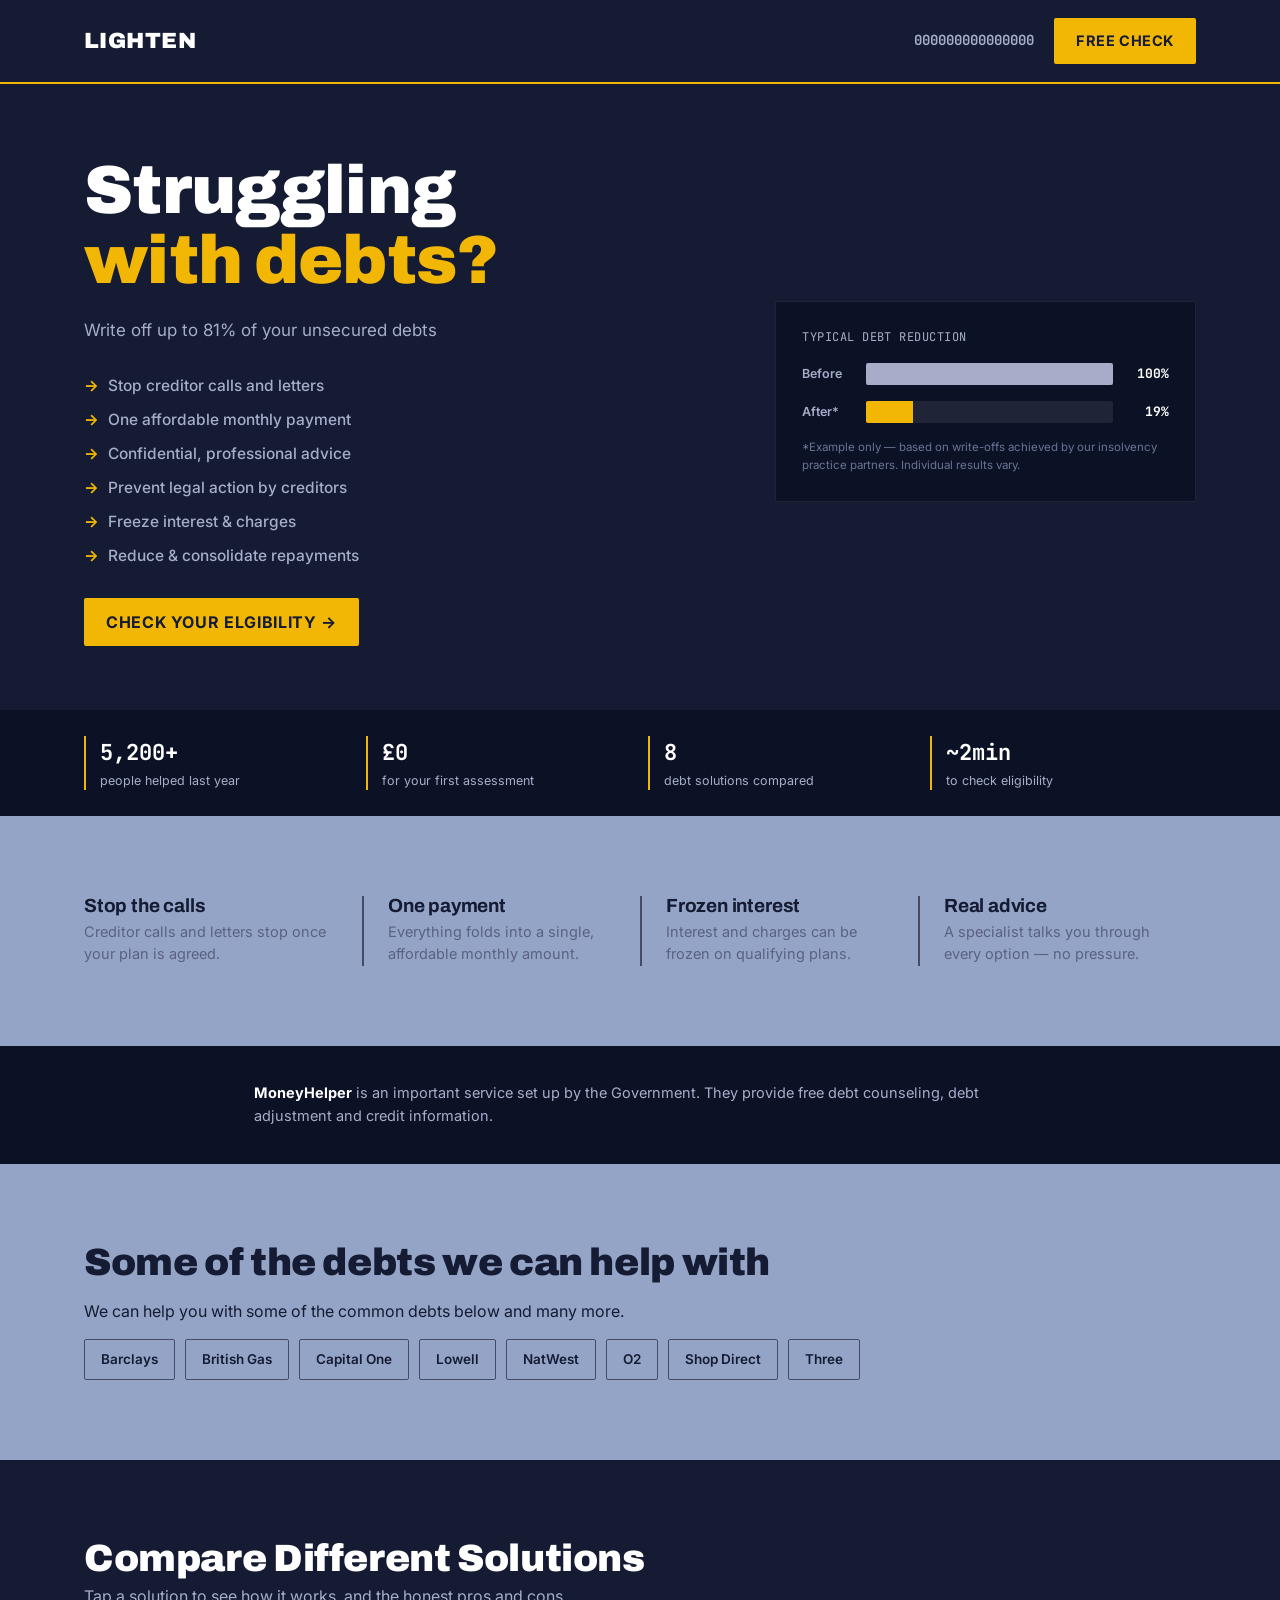
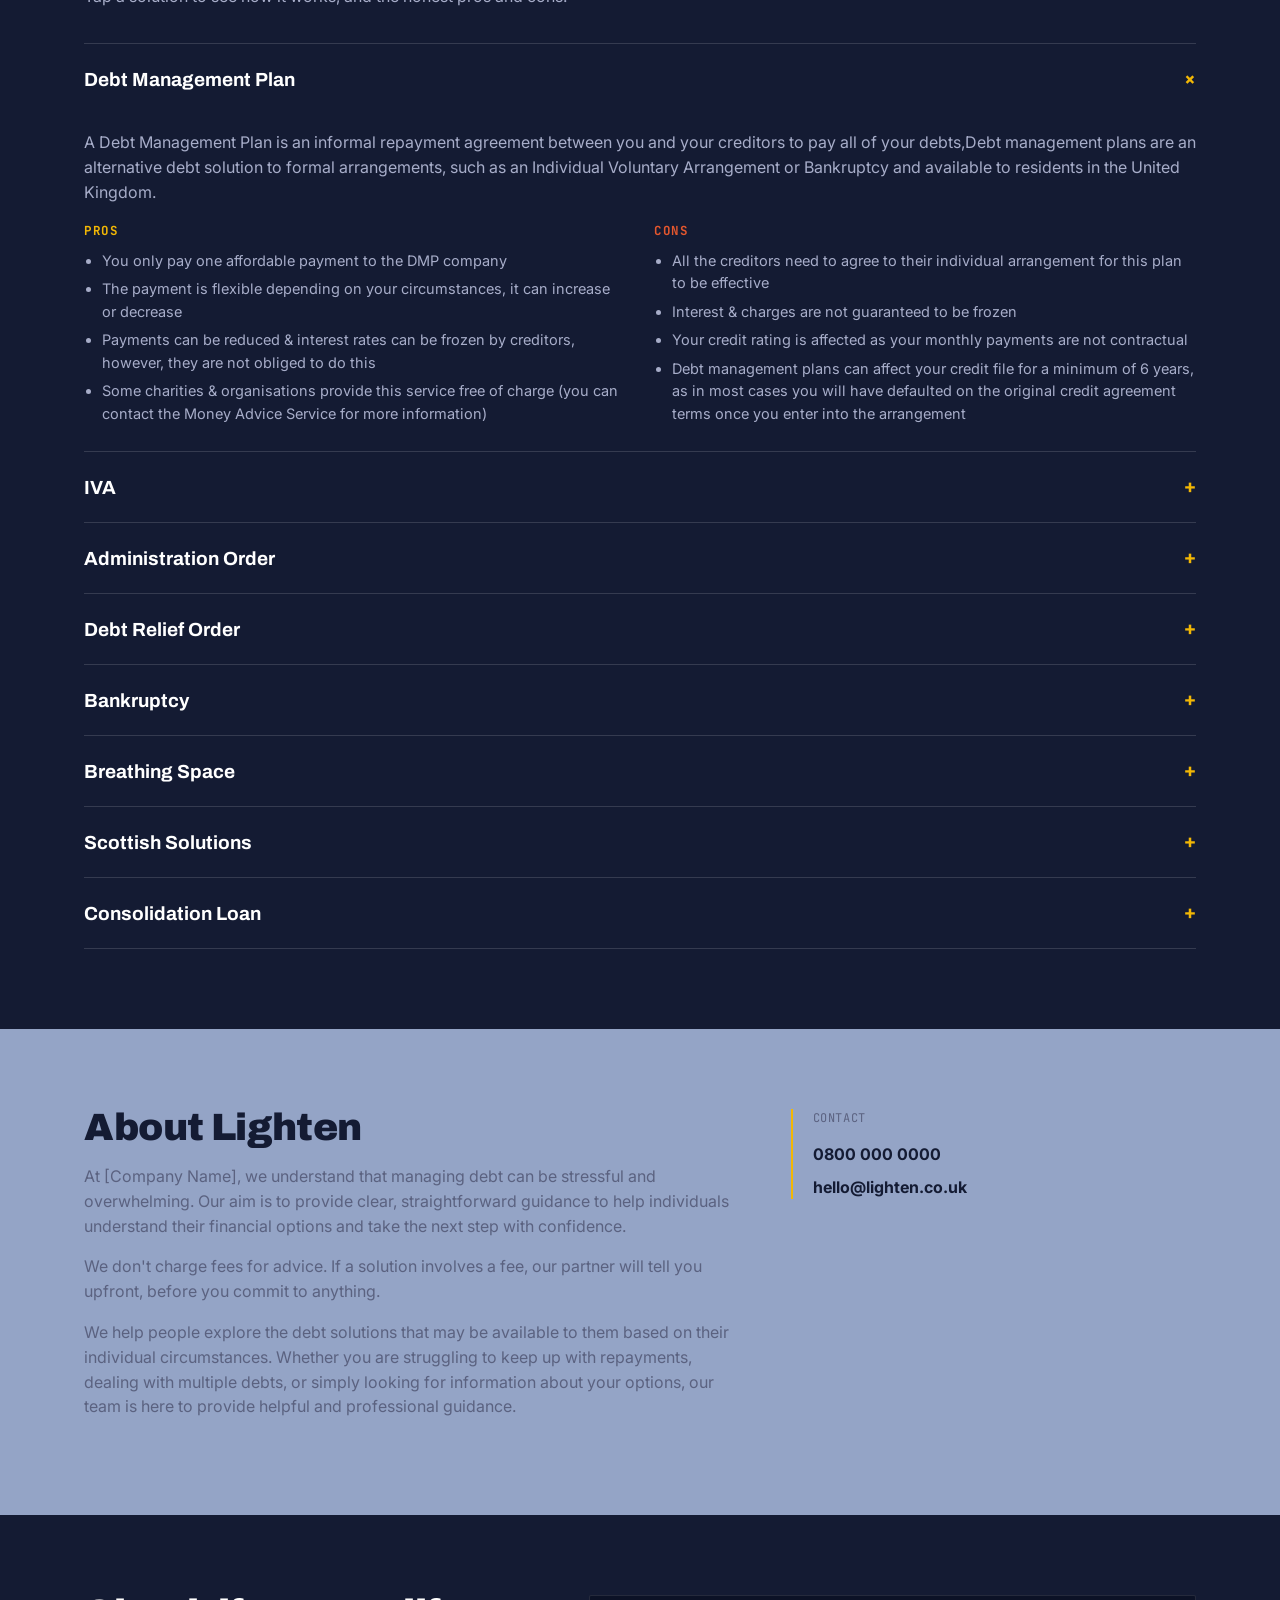
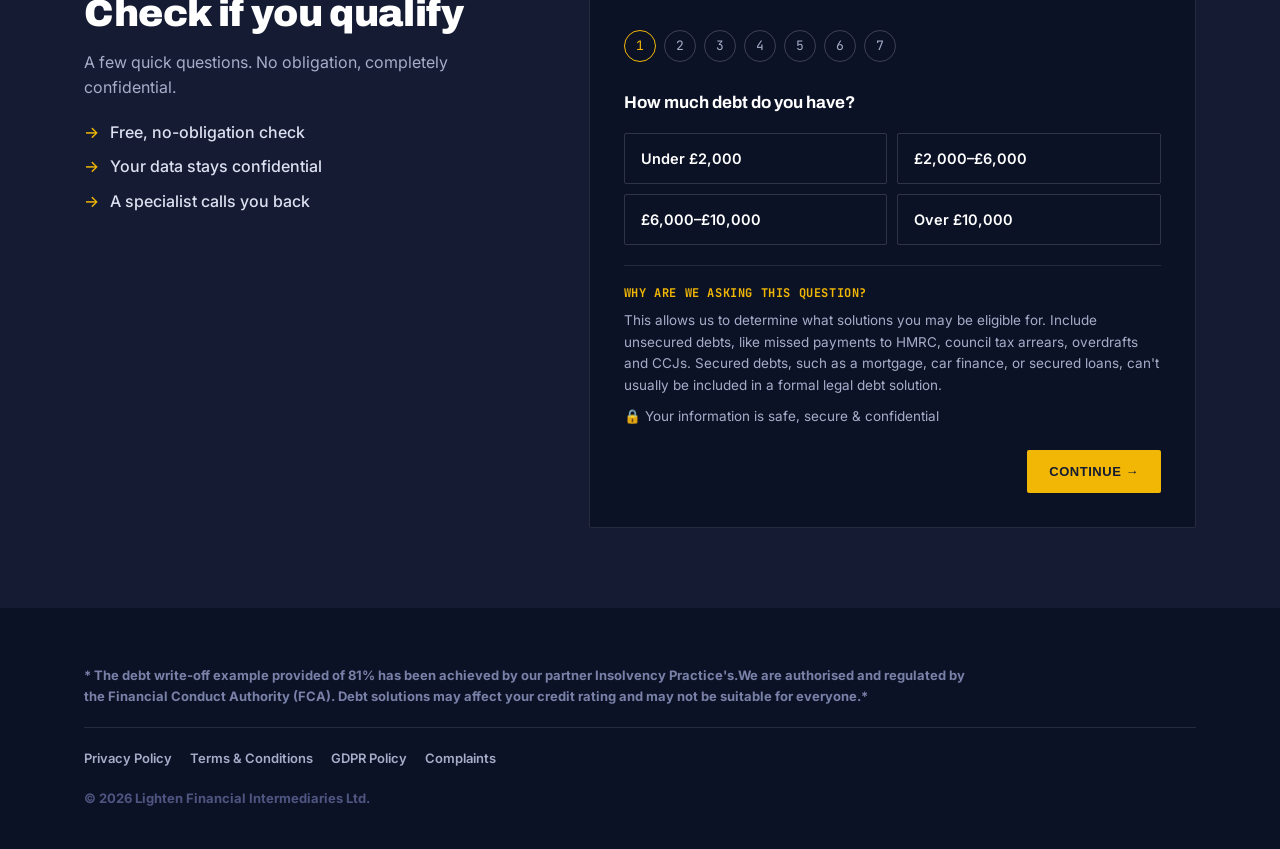
<file: index.html>
<!DOCTYPE html>
<html lang="en">
<head> 
<meta charset="UTF-8">
<meta name="viewport" content="width=device-width, initial-scale=1.0"> 
<title>Lighten</title>
<link rel="icon" type="image/png" href="aa.png">  
  
<link rel="preconnect" href="https://fonts.googleapis.com">
<link rel="preconnect" href="https://fonts.gstatic.com" crossorigin>
<link href="https://fonts.googleapis.com/css2?family=Archivo:wght@500;700;900&family=Inter:wght@400;500;600;700&family=JetBrains+Mono:wght@500;700&display=swap" rel="stylesheet">
<link rel="stylesheet" href="style.css">
</head>
<body>
<header class="site-header">
  <div class="wrap header-inner">
    <div class="logo">LIGHTEN</div>
    <div class="header-right">
      <a href="tel:07569878787" class="header-phone">000000000000000</a>
      <a href="#qualify" class="btn btn-amber">Free Check</a>
    </div>
  </div>
</header>


<section class="hero">
  <div class="wrap hero-inner">
    <div class="hero-copy">
      <h1>Struggling<br><span class="hero-highlight">with debts?<br></span></h1>
      <p class="hero-lead">Write off up to 81% of your unsecured debts</p>
<ul class="hero-list">
  <li>Stop creditor calls and letters</li>
  <li>One affordable monthly payment</li>
  <li>Confidential, professional advice</li>
  <li>Prevent legal action by creditors</li>
  <li>Freeze interest &amp; charges</li>
  <li>Reduce &amp; consolidate repayments</li>
</ul>
      <a href="#qualify" class="btn btn-amber lg">Check your elgibility &rarr;</a>
    </div>

    <div class="hero-ladder">
      <div class="ladder-label">Typical debt reduction</div>
      <div class="ladder">
        <div class="ladder-row">
          <span class="ladder-tag">Before</span>
          <div class="ladder-track"><div class="ladder-fill" style="width:100%"></div></div>
          <span class="ladder-val">100%</span>
        </div>
        <div class="ladder-row">
          <span class="ladder-tag">After*</span>
          <div class="ladder-track"><div class="ladder-fill ladder-fill--after" id="afterFill" style="width:0%"></div></div>
          <span class="ladder-val" id="afterVal">0%</span>
        </div>
      </div>
      <div class="ladder-note">*Example only — based on write-offs achieved by our insolvency practice partners. Individual results vary.</div>
    </div>
  </div>
</section>
<section class="stat-strip">
  <div class="wrap stat-grid">
    <div class="stat"><span class="stat-num">5,200+</span><span class="stat-label">people helped last year</span></div>
    <div class="stat"><span class="stat-num">£0</span><span class="stat-label">for your first assessment</span></div>
    <div class="stat"><span class="stat-num">8</span><span class="stat-label">debt solutions compared</span></div>
    <div class="stat"><span class="stat-num">~2min</span><span class="stat-label">to check eligibility</span></div>
  </div>
</section>

<section class="section">
  <div class="wrap">
    <div class="benefit-row">
      <div class="benefit">
        <h3>Stop the calls</h3>
        <p>Creditor calls and letters stop once your plan is agreed.</p>
      </div>
      <div class="benefit">
        <h3>One payment</h3>
        <p>Everything folds into a single, affordable monthly amount.</p>
      </div>
      <div class="benefit">
        <h3>Frozen interest</h3>
        <p>Interest and charges can be frozen on qualifying plans.</p>
      </div>
      <div class="benefit">
        <h3>Real advice</h3>
        <p>A specialist talks you through every option — no pressure.</p>
      </div>
    </div>
  </div>
</section>
<section class="callout">
  <div class="wrap callout-inner">
    <p><strong>MoneyHelper</strong> is an important service set up by the Government. They provide free debt counseling, debt adjustment and credit information.</p>
  </div>
</section>

<section class="section">
  <div class="wrap">
    <h2 class="section-title">Some of the debts we can help with</h2>
    <p>We can help you with some of the common debts below and many more.</p>
    <div class="tag-cloud">
      <span>Barclays</span><span>British Gas</span><span>Capital One</span>
      <span>Lowell</span><span>NatWest</span><span>O2</span>
      <span>Shop Direct</span><span>Three</span>
    </div>
  </div>
</section>

<section class="section dark">
  <div class="wrap">
    <h2 class="section-title light">Compare Different Solutions</h2>
    <p class="section-sub light">Tap a solution to see how it works, and the honest pros and cons.</p>
    <div class="accordion" id="accordion"></div>
  </div>
</section>

<section class="section">
  <div class="wrap about-inner">
    <div>
      <h2 class="section-title">About Lighten</h2>
      <p>At [Company Name], we understand that managing debt can be stressful and overwhelming. Our aim is to provide clear, straightforward guidance to help individuals understand their financial options and take the next step with confidence.</p>
      <p>We don't charge fees for advice. If a solution involves a fee, our partner will tell you upfront, before you commit to anything.</p>
      <p>We help people explore the debt solutions that may be available to them based on their individual circumstances. Whether you are struggling to keep up with repayments, dealing with multiple debts, or simply looking for information about your options, our team is here to provide helpful and professional guidance.</p>
    </div>
    <div class="contact-block">
      <span class="contact-label">Contact</span>
      <a href="tel:08000000000">0800 000 0000</a>
      <a href="mailto:hello@lighten.co.uk">hello@lighten.co.uk</a>
      
    </div>
  </div>
</section>

<section class="section dark" id="qualify">
  <div class="wrap qualify-inner">
    <div class="qualify-copy">
      <h2 class="section-title light">Check if you qualify</h2>
      <p class="light-muted">A few quick questions. No obligation, completely confidential.</p>
      <ul class="check-list">
        <li>Free, no-obligation check</li>
        <li>Your data stays confidential</li>
        <li>A specialist calls you back</li>
      </ul>
    </div>

    <form class="lead-form" id="leadForm">
      <div class="step-indicator" id="stepIndicator">
        <span class="step-dot active" data-n="1">1</span>
        <span class="step-dot" data-n="2">2</span>
        <span class="step-dot" data-n="3">3</span>
        <span class="step-dot" data-n="4">4</span>
        <span class="step-dot" data-n="5">5</span>
        <span class="step-dot" data-n="6">6</span>
        <span class="step-dot" data-n="7">7</span>
      </div>

      <div class="form-step active" data-step="1">
        <label>How much debt do you have?</label>
        <div class="option-grid" data-field="debtAmount"><button type="button" class="option" data-value="£0–£2,000">
  Under &pound;2,000
</button>

<button type="button" class="option" data-value="£2,000–£6,000">
  &pound;2,000&ndash;&pound;6,000
</button>

<button type="button" class="option" data-value="£6,000–£10,000">
  &pound;6,000&ndash;&pound;10,000
</button>

<button type="button" class="option" data-value="£10,000+">
  Over &pound;10,000
</button>
        </div>
        <div class="form-info">
          <h4>Why are we asking this question?</h4>
          <p>This allows us to determine what solutions you may be eligible for. Include unsecured debts, like missed payments to HMRC, council tax arrears, overdrafts and CCJs. Secured debts, such as a mortgage, car finance, or secured loans, can't usually be included in a formal legal debt solution.</p>
          <p class="safe-note">&#128274; Your information is safe, secure &amp; confidential</p>
        </div>
      </div>

      <div class="form-step" data-step="2">
        <label>What's your employment status?</label>
        <div class="option-grid" data-field="employment">
          <button type="button" class="option" data-value="Employed">Employed</button>
          <button type="button" class="option" data-value="Self-employed">Self-employed</button>
          <button type="button" class="option" data-value="Retired">Retired</button>
          <button type="button" class="option" data-value="Not working">Not working</button>
        </div>
        <div class="form-info">
          <h4>Why are we asking this question?</h4>
          <p>This information helps us tailor advice to your current situation.</p>
          <p class="safe-note">&#128274; Your information is safe, secure &amp; confidential</p>
        </div>
      </div>

      <div class="form-step" data-step="3">
        <label>What are you hoping to achieve?</label>
        <div class="option-grid" data-field="goal">
          <button type="button" class="option" data-value="Write off unsecured debt">Write off unsecured debt</button>
          <button type="button" class="option" data-value="One affordable monthly payment">One affordable monthly payment</button>
          <button type="button" class="option" data-value="Keep my home and car safe">Keep my home and car safe</button>
          <button type="button" class="option" data-value="Pause interest and charges">Pause interest and charges</button>
          <button type="button" class="option" data-value="Avoid legal action">Avoid legal action</button>
          <button type="button" class="option" data-value="All of the above">I want all of the above</button>
        </div>
        <div class="form-info">
          <h4>Why are we asking this question?</h4>
          <p>This helps your adviser guide you on how to achieve your goal, alongside advice on all the debt solutions available to you.</p>
          <p class="safe-note">&#128274; Your information is safe, secure &amp; confidential</p>
        </div>
      </div>

      <div class="form-step" data-step="4">
        <label>Which debt are you most worried about?</label>
        <div class="option-grid" data-field="worriedDebt">
          <button type="button" class="option" data-value="Credit card">Credit card</button>
          <button type="button" class="option" data-value="Loan">Loan</button>
          <button type="button" class="option" data-value="Overdraft">Overdraft</button>
          <button type="button" class="option" data-value="Store card">Store card</button>
          <button type="button" class="option" data-value="Council tax">Council tax</button>
          <button type="button" class="option" data-value="Other">Other</button>
        </div>
        <div class="form-info">
          <h4>Why are we asking this question?</h4>
          <p>This lets us tailor our advice to your current situation.</p>
          <p class="safe-note">&#128274; Your information is safe, secure &amp; confidential</p>
        </div>
      </div>

      <div class="form-step" data-step="5">
        <label>What's your biggest concern about your debt?</label>
        <div class="option-grid" data-field="concern">
          <button type="button" class="option" data-value="Unable to pay bills">Unable to pay bills</button>
          <button type="button" class="option" data-value="Creditor harassment">Creditor harassment</button>
          <button type="button" class="option" data-value="Reliance on credit cards or loans">Reliance on credit or loans</button>
          <button type="button" class="option" data-value="Unaffordable repayments">Unaffordable repayments</button>
          <button type="button" class="option" data-value="Risk of losing my home">Risk of losing my home</button>
          <button type="button" class="option" data-value="Other">Other</button>
        </div>
        <div class="form-info">
          <h4>Why are we asking this question?</h4>
          <p>This helps us give the best advice, and helps put your mind at ease.</p>
          <p class="safe-note">&#128274; Your information is safe, secure &amp; confidential</p>
        </div>
      </div>

      <div class="form-step" data-step="6">
        <label>What type of property do you live in?</label>
        <div class="option-grid" data-field="property">
          <button type="button" class="option" data-value="Rented">Rented</button>
          <button type="button" class="option" data-value="Private rented">Private rented</button>
          <button type="button" class="option" data-value="Living with parents">Living with parents</button>
          <button type="button" class="option" data-value="Owned">Owned</button>
        </div>
        <div class="form-info">
          <h4>Why are we asking this question?</h4>
          <p>This helps us give the best advice, and helps put your mind at ease.</p>
          <p class="safe-note">&#128274; Your information is safe, secure &amp; confidential</p>
        </div>
      </div>

      
      <div class="form-step" data-step="7">
        <label>Where do you live?</label>
        <div class="option-grid" data-field="location">
          <button type="button" class="option" data-value="England">England</button>
          <button type="button" class="option" data-value="Wales">Wales</button>
          <button type="button" class="option" data-value="Northern Ireland">Northern Ireland</button>
          <button type="button" class="option" data-value="Scotland">Scotland</button>
        </div>
        <div class="form-info">
          <h4>Why are we asking this question?</h4>
          <p>Telling us your location lets us offer information about the debt solutions available in your area.</p>
          <p class="safe-note">&#128274; Your information is safe, secure &amp; confidential</p>
        </div>
      </div>

      <div class="form-step" data-step="8">
        <button type="button" class="back-icon-btn" data-back>&#10094;</button>
        <label>Please enter your details to continue</label>
        <input type="text" name="fullName" placeholder="Full name" required>
        <input type="email" name="email" placeholder="Email address" required>
        <p class="form-note">Please read our <a href="#">Terms &amp; Conditions</a> and <a href="#">Privacy Policy</a> before you proceed.</p>
        <button type="button" class="btn btn-amber full" id="detailsContinueBtn">Continue</button>
        <p class="safe-note center">&#128274; Your information is safe, secure &amp; confidential</p>
      </div>

      <div class="form-step" data-step="9">
        <button type="button" class="back-icon-btn" data-back>&#10094;</button>
        <label><span class="lead-firstname" id="leadFirstName">There,</span> let's see if we could write off your debt.</label>
        <p class="form-sub">Confirm your details below to find out what options are available to you.</p>
        <input type="tel" name="phone" placeholder="Eg. 07700 900000" inputmode="tel" pattern="^(\+44|0044|0)[\s\-()]?\d[\d\s\-()]{8,12}$" required>
        <label class="checkbox-line">
          <input type="checkbox" required>
          <span>By selecting this option you are giving your permission to be contacted by telephone, SMS, WhatsApp and email. For information on how we handle your information please see our <a href="#">Privacy Policy</a>.</span>
        </label>
        <button type="submit" class="btn btn-amber full">Check If I Qualify</button>
        <p class="safe-note center">&#128274; Your information is safe, secure &amp; confidential</p>
      </div>

      <div class="form-step" data-step="success">
        <div class="success-box">
          <div class="success-emoji">&#127881;</div>
          <h3>Congratulations!</h3>
          <p>You have been shortlisted. One of our advisers will call you shortly to discuss the debt solutions available to you.</p>
          <p class="safe-note center">&#128274; Your information is safe, secure &amp; confidential</p>
        </div>
      </div>

      <div class="form-nav">
        <button type="button" id="backBtn" class="btn btn-outline small" style="display:none;">&larr; Back</button>
        <button type="button" id="nextBtn" class="btn btn-amber small">Continue &rarr;</button>
      </div>
    </form>
  </div>
</section>

<footer class="site-footer">
  <div class="wrap">
    <p class="footer-disclaimer"><strong>* The debt write-off example provided of 81% has been achieved by our partner Insolvency Practice's.We are authorised and regulated by the Financial Conduct Authority (FCA). Debt solutions may affect your credit rating and may not be suitable for everyone.*

</p>
    <div class="footer-links">
      <a href="privacy.html">Privacy Policy</a>
      <a href="terms.html">Terms &amp; Conditions</a>
      <a href="gdpr.html">GDPR Policy</a>
      <a href="complaints.html">Complaints</a>
    </div>
    <p class="footer-copy">&copy; 2026 Lighten Financial Intermediaries Ltd.</p>
  </div>
</footer>

<script src="script.js"></script>
</body>
</html>
</file>
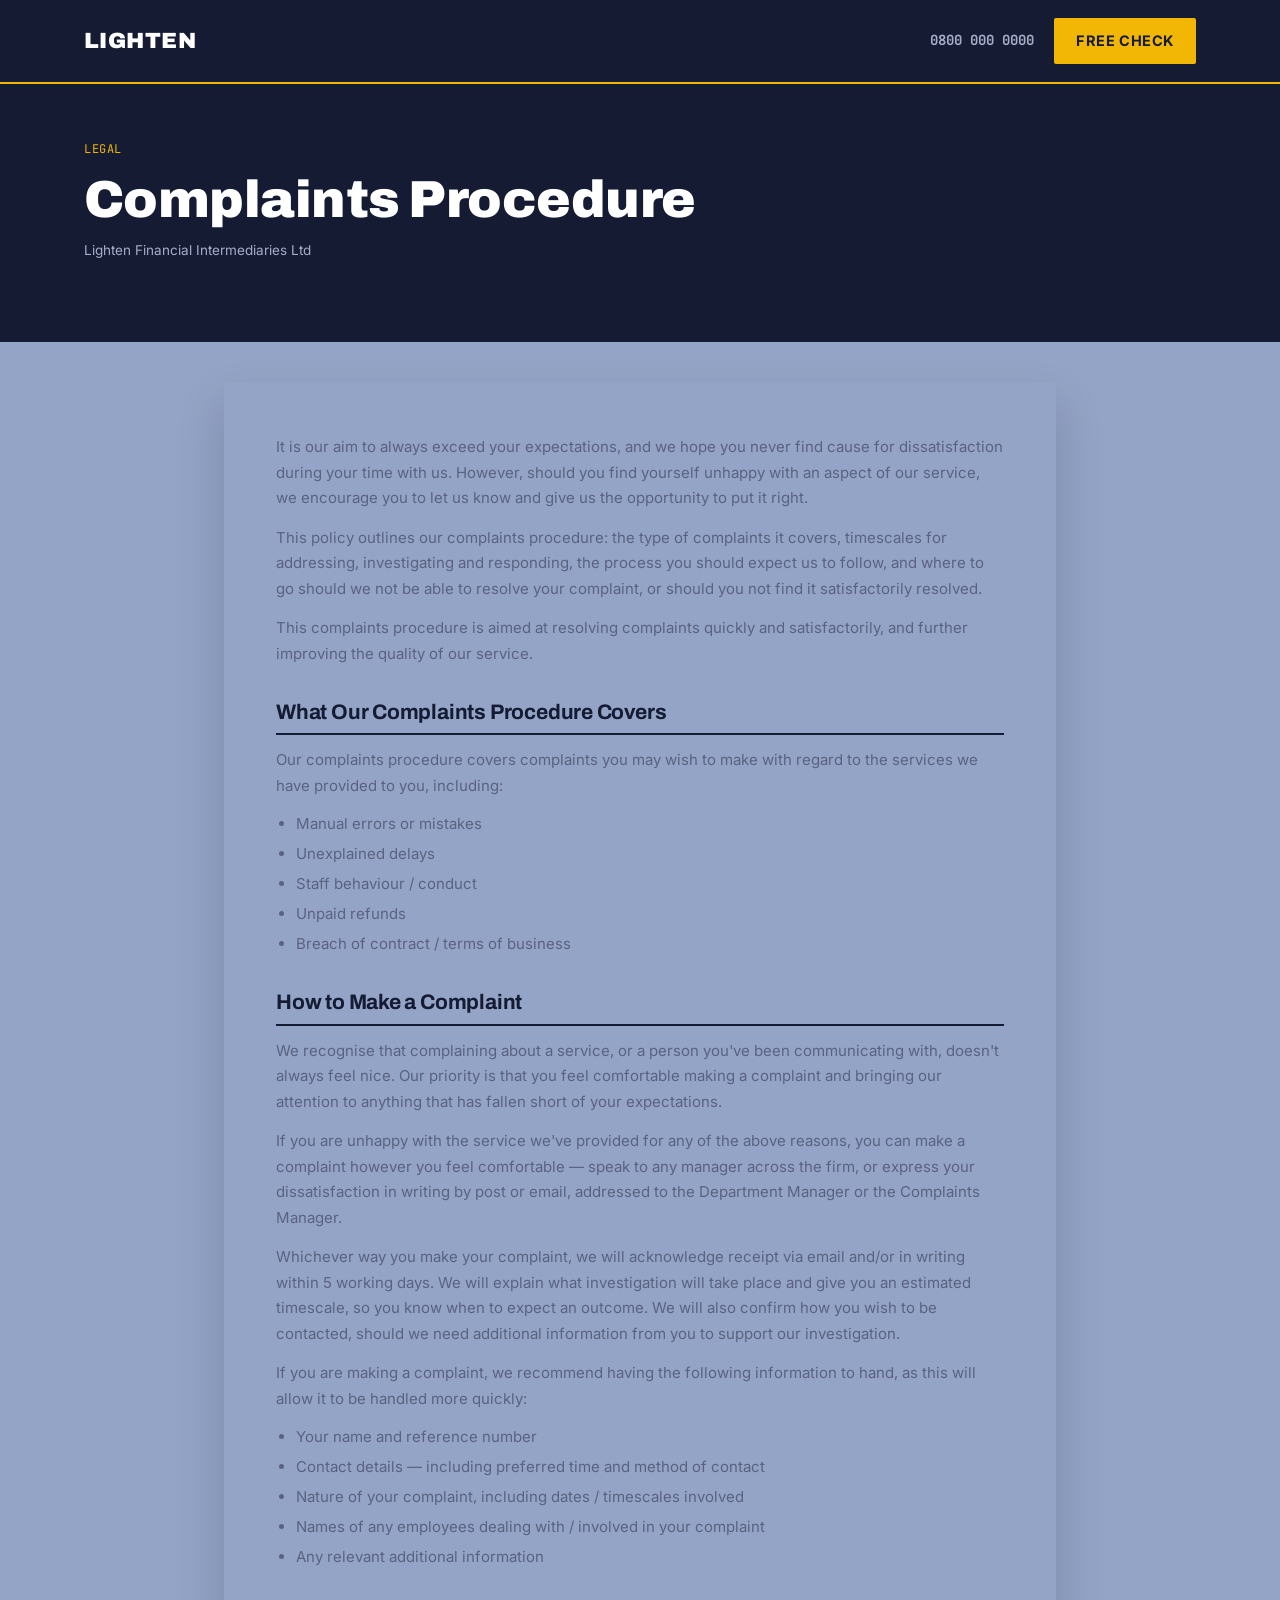
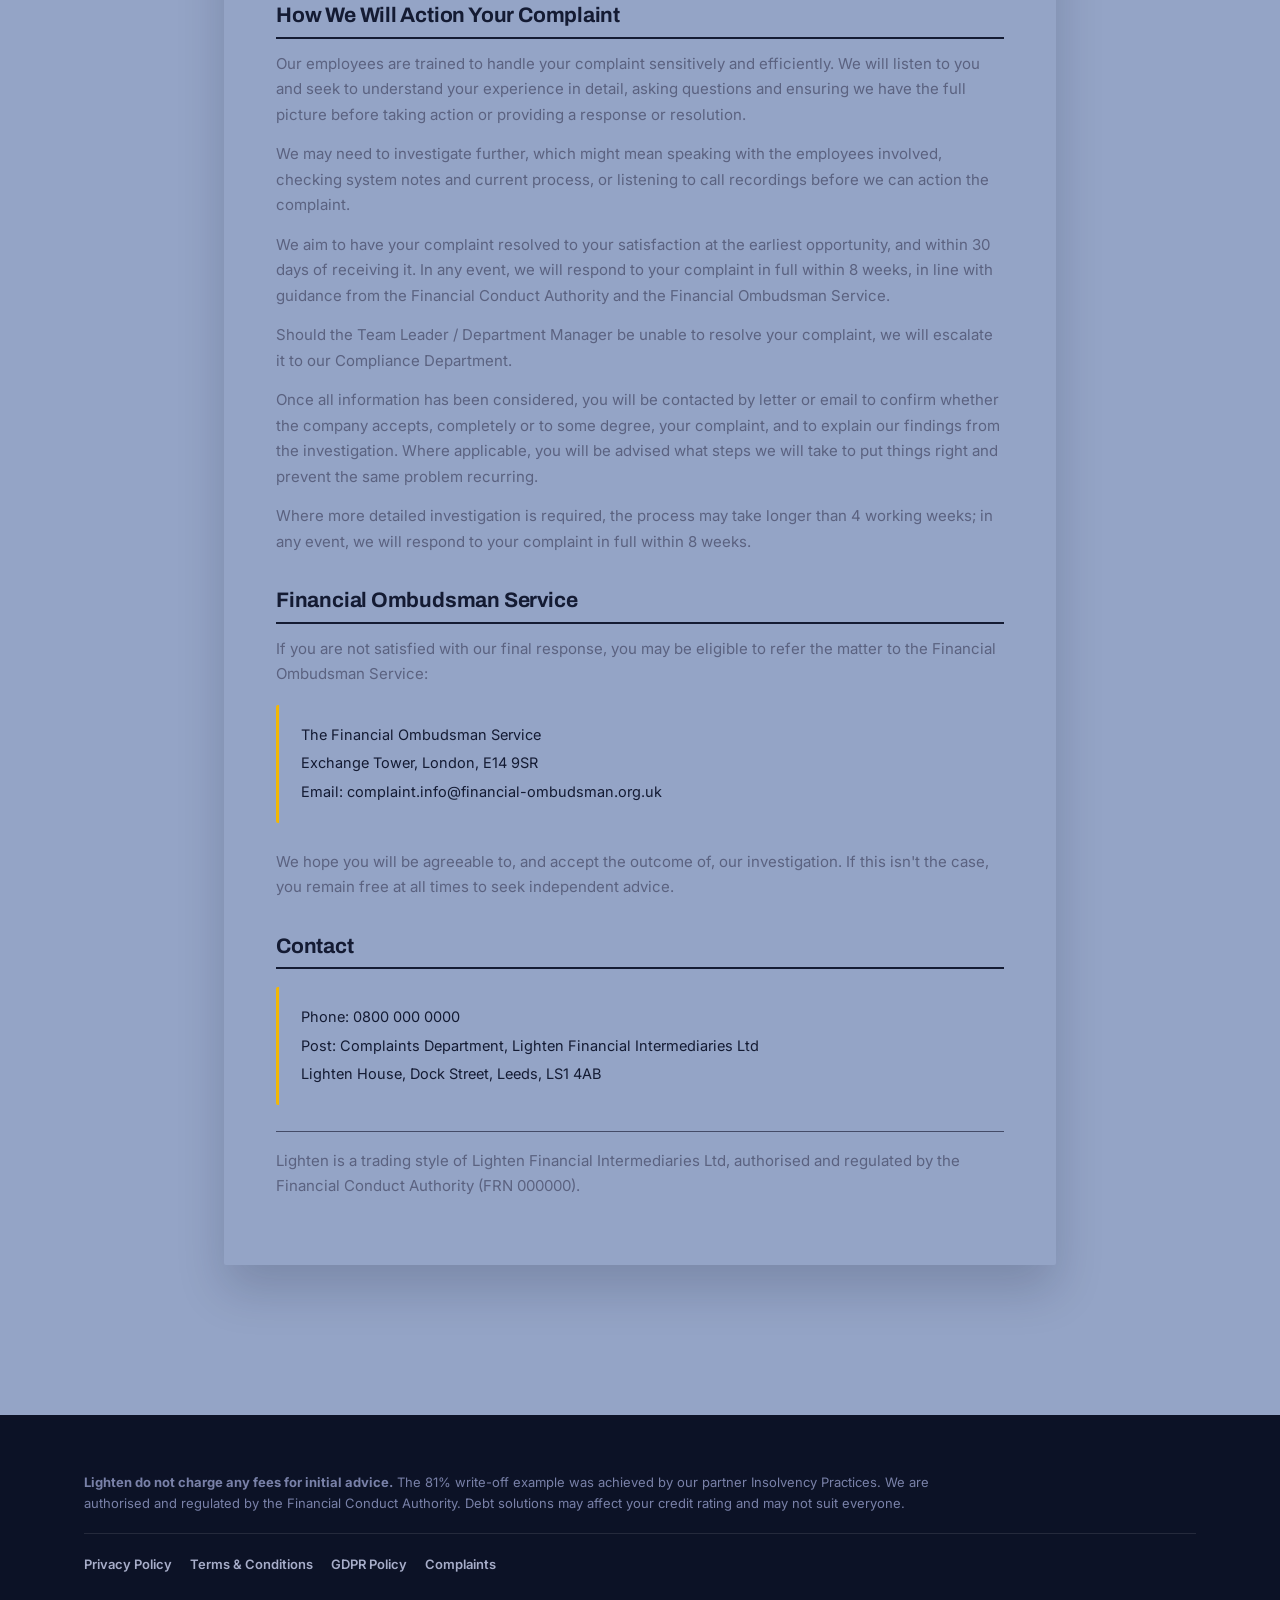
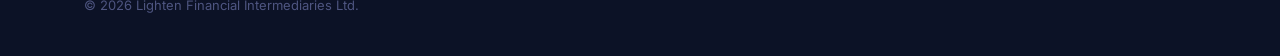
<file: complaints.html>
<!DOCTYPE html>
<html lang="en">
<head>
<meta charset="UTF-8">
<meta name="viewport" content="width=device-width, initial-scale=1.0">
<title>Complaints || Lighten</title>
<link rel="icon" type="image/png" href="aa.png">

<link rel="preconnect" href="https://fonts.googleapis.com">
<link rel="preconnect" href="https://fonts.gstatic.com" crossorigin>
<link href="https://fonts.googleapis.com/css2?family=Archivo:wght@500;700;900&family=Inter:wght@400;500;600;700&family=JetBrains+Mono:wght@500;700&display=swap" rel="stylesheet">
<link rel="stylesheet" href="style.css">
<link rel="stylesheet" href="legal.css">
</head>
<body>


<header class="site-header">
  <div class="wrap header-inner">
    <a href="index.html" style="text-decoration:none;"><div class="logo">LIGHTEN</div></a>
    <div class="header-right">
      <a href="tel:08000000000" class="header-phone">0800 000 0000</a>
      <a href="index.html#qualify" class="btn btn-amber">Free Check</a>
    </div>
  </div>
</header>

<section class="legal-hero">
  <div class="wrap">
    <p class="tag">Legal</p>
    <h1>Complaints Procedure</h1>
    <p class="legal-updated">Lighten Financial Intermediaries Ltd</p>
  </div>
</section>
<!-------->
<section class="section">
  <div class="wrap legal-wrap">
    <div class="legal-content">

      <p>It is our aim to always exceed your expectations, and we hope you never find cause for dissatisfaction during your time with us. However, should you find yourself unhappy with an aspect of our service, we encourage you to let us know and give us the opportunity to put it right.</p>
      <p>This policy outlines our complaints procedure: the type of complaints it covers, timescales for addressing, investigating and responding, the process you should expect us to follow, and where to go should we not be able to resolve your complaint, or should you not find it satisfactorily resolved.</p>
      <p>This complaints procedure is aimed at resolving complaints quickly and satisfactorily, and further improving the quality of our service.</p>

      <h2>What Our Complaints Procedure Covers</h2>
      <p>Our complaints procedure covers complaints you may wish to make with regard to the services we have provided to you, including:</p>
      <ul>
        <li>Manual errors or mistakes</li>
        <li>Unexplained delays</li>
        <li>Staff behaviour / conduct</li>
        <li>Unpaid refunds</li>
        <li>Breach of contract / terms of business</li>
      </ul>

      <h2>How to Make a Complaint</h2>
      <p>We recognise that complaining about a service, or a person you've been communicating with, doesn't always feel nice. Our priority is that you feel comfortable making a complaint and bringing our attention to anything that has fallen short of your expectations.</p>
      <p>If you are unhappy with the service we've provided for any of the above reasons, you can make a complaint however you feel comfortable — speak to any manager across the firm, or express your dissatisfaction in writing by post or email, addressed to the Department Manager or the Complaints Manager.</p>
      <p>Whichever way you make your complaint, we will acknowledge receipt via email and/or in writing within 5 working days. We will explain what investigation will take place and give you an estimated timescale, so you know when to expect an outcome. We will also confirm how you wish to be contacted, should we need additional information from you to support our investigation.</p>
      <p>If you are making a complaint, we recommend having the following information to hand, as this will allow it to be handled more quickly:</p>
      <ul>
        <li>Your name and reference number</li>
        <li>Contact details — including preferred time and method of contact</li>
        <li>Nature of your complaint, including dates / timescales involved</li>
        <li>Names of any employees dealing with / involved in your complaint</li>
        <li>Any relevant additional information</li>
      </ul>

      <h2>How We Will Action Your Complaint</h2>
      <p>Our employees are trained to handle your complaint sensitively and efficiently. We will listen to you and seek to understand your experience in detail, asking questions and ensuring we have the full picture before taking action or providing a response or resolution.</p>
      <p>We may need to investigate further, which might mean speaking with the employees involved, checking system notes and current process, or listening to call recordings before we can action the complaint.</p>
      <p>We aim to have your complaint resolved to your satisfaction at the earliest opportunity, and within 30 days of receiving it. In any event, we will respond to your complaint in full within 8 weeks, in line with guidance from the Financial Conduct Authority and the Financial Ombudsman Service.</p>
      <p>Should the Team Leader / Department Manager be unable to resolve your complaint, we will escalate it to our Compliance Department.</p>
      <p>Once all information has been considered, you will be contacted by letter or email to confirm whether the company accepts, completely or to some degree, your complaint, and to explain our findings from the investigation. Where applicable, you will be advised what steps we will take to put things right and prevent the same problem recurring.</p>
      <p>Where more detailed investigation is required, the process may take longer than 4 working weeks; in any event, we will respond to your complaint in full within 8 weeks.</p>

      <h2>Financial Ombudsman Service</h2>
      <p>If you are not satisfied with our final response, you may be eligible to refer the matter to the Financial Ombudsman Service:</p>
      <div class="legal-contact-box">
        <p>The Financial Ombudsman Service</p>
        <p>Exchange Tower, London, E14 9SR</p>
        <p>Email: complaint.info@financial-ombudsman.org.uk</p>
      </div>
      <p>We hope you will be agreeable to, and accept the outcome of, our investigation. If this isn't the case, you remain free at all times to seek independent advice.</p>

      <h2>Contact</h2>
      <div class="legal-contact-box">
        <p>Phone: 0800 000 0000</p>
        <p>Post: Complaints Department, Lighten Financial Intermediaries Ltd</p>
        <p>Lighten House, Dock Street, Leeds, LS1 4AB</p>
      </div>

      <p class="legal-note">Lighten is a trading style of Lighten Financial Intermediaries Ltd, authorised and regulated by the Financial Conduct Authority (FRN 000000).</p>
    </div>
  </div>
</section>

<footer class="site-footer">
  <div class="wrap">
    <p class="footer-disclaimer"><strong>Lighten do not charge any fees for initial advice.</strong> The 81% write-off example was achieved by our partner Insolvency Practices. We are authorised and regulated by the Financial Conduct Authority. Debt solutions may affect your credit rating and may not suit everyone.</p>
    <div class="footer-links">
      <a href="privacy.html">Privacy Policy</a>
      <a href="terms.html">Terms &amp; Conditions</a>
      <a href="gdpr.html">GDPR Policy</a>
      <a href="complaints.html">Complaints</a>
    </div>
    <p class="footer-copy">&copy; 2026 Lighten Financial Intermediaries Ltd.</p>
  </div>
</footer>

<script src="script.js"></script>
</body>
</html>
</file>
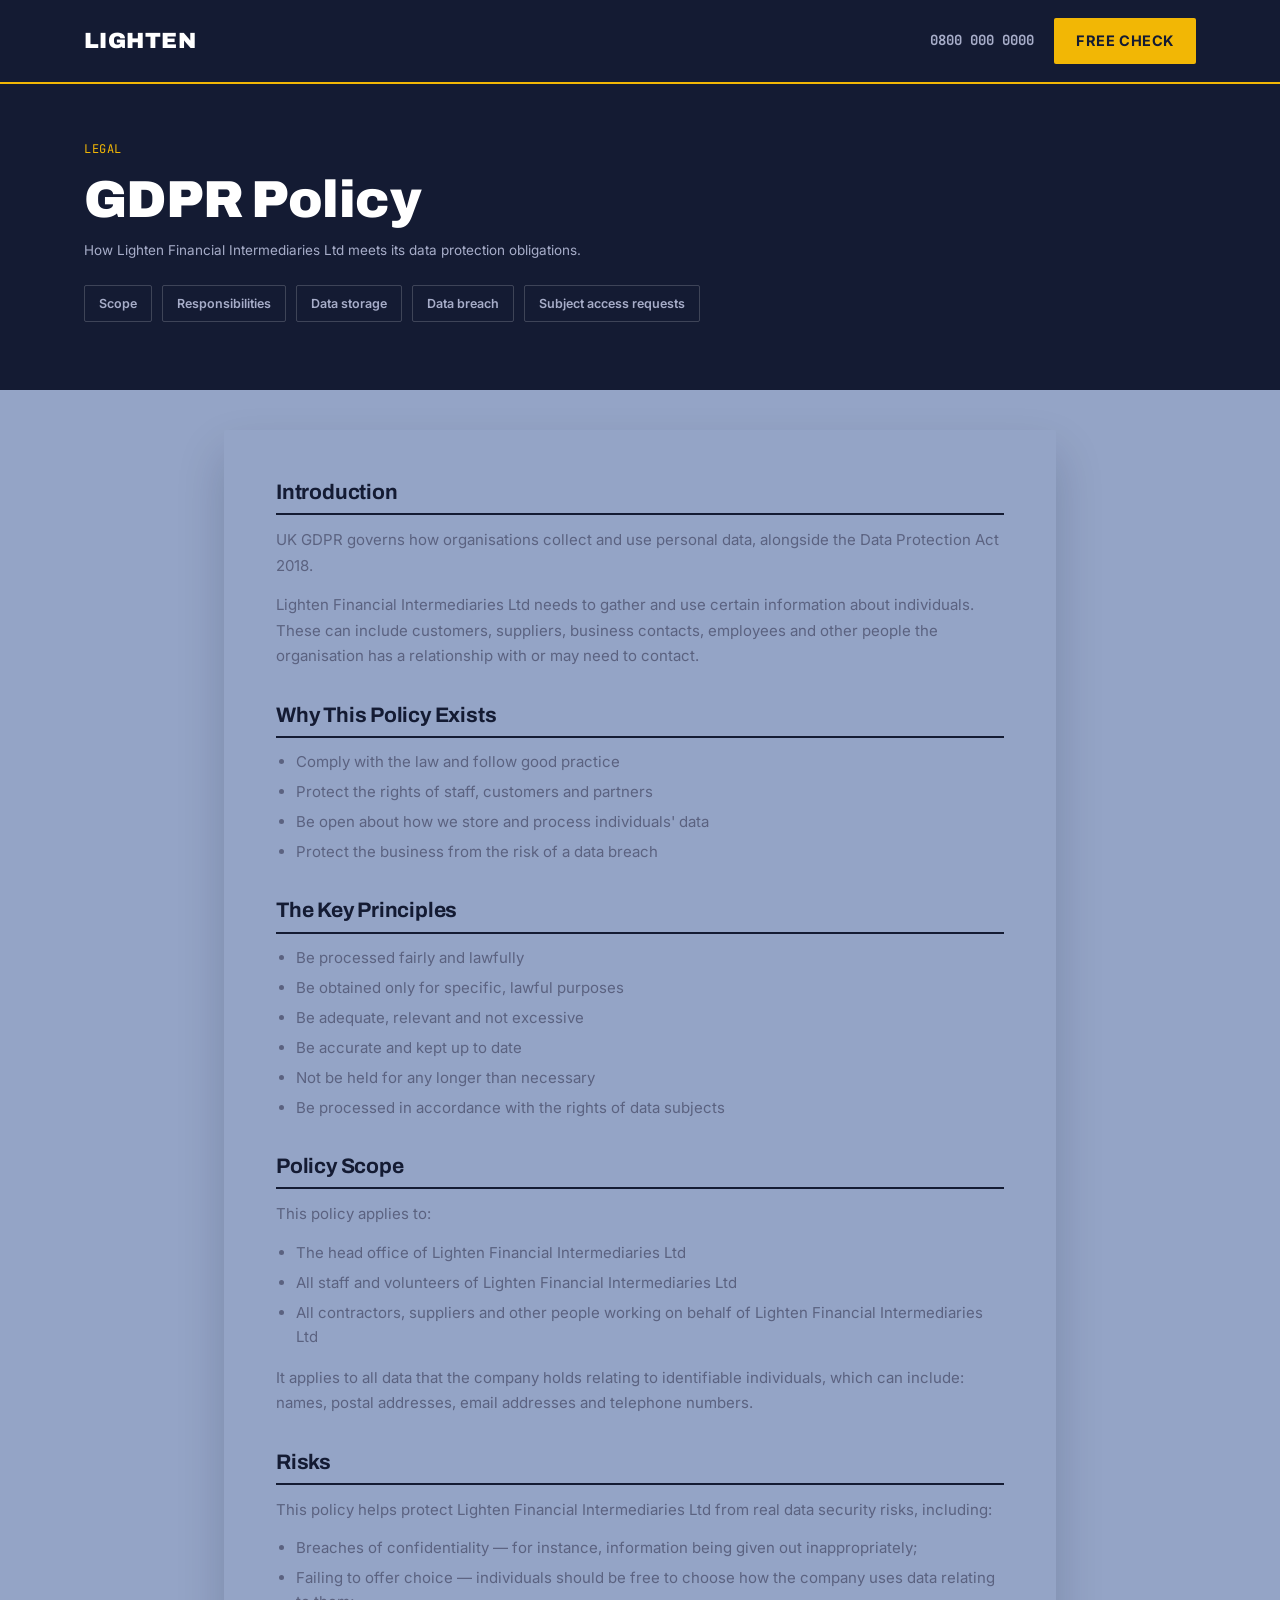
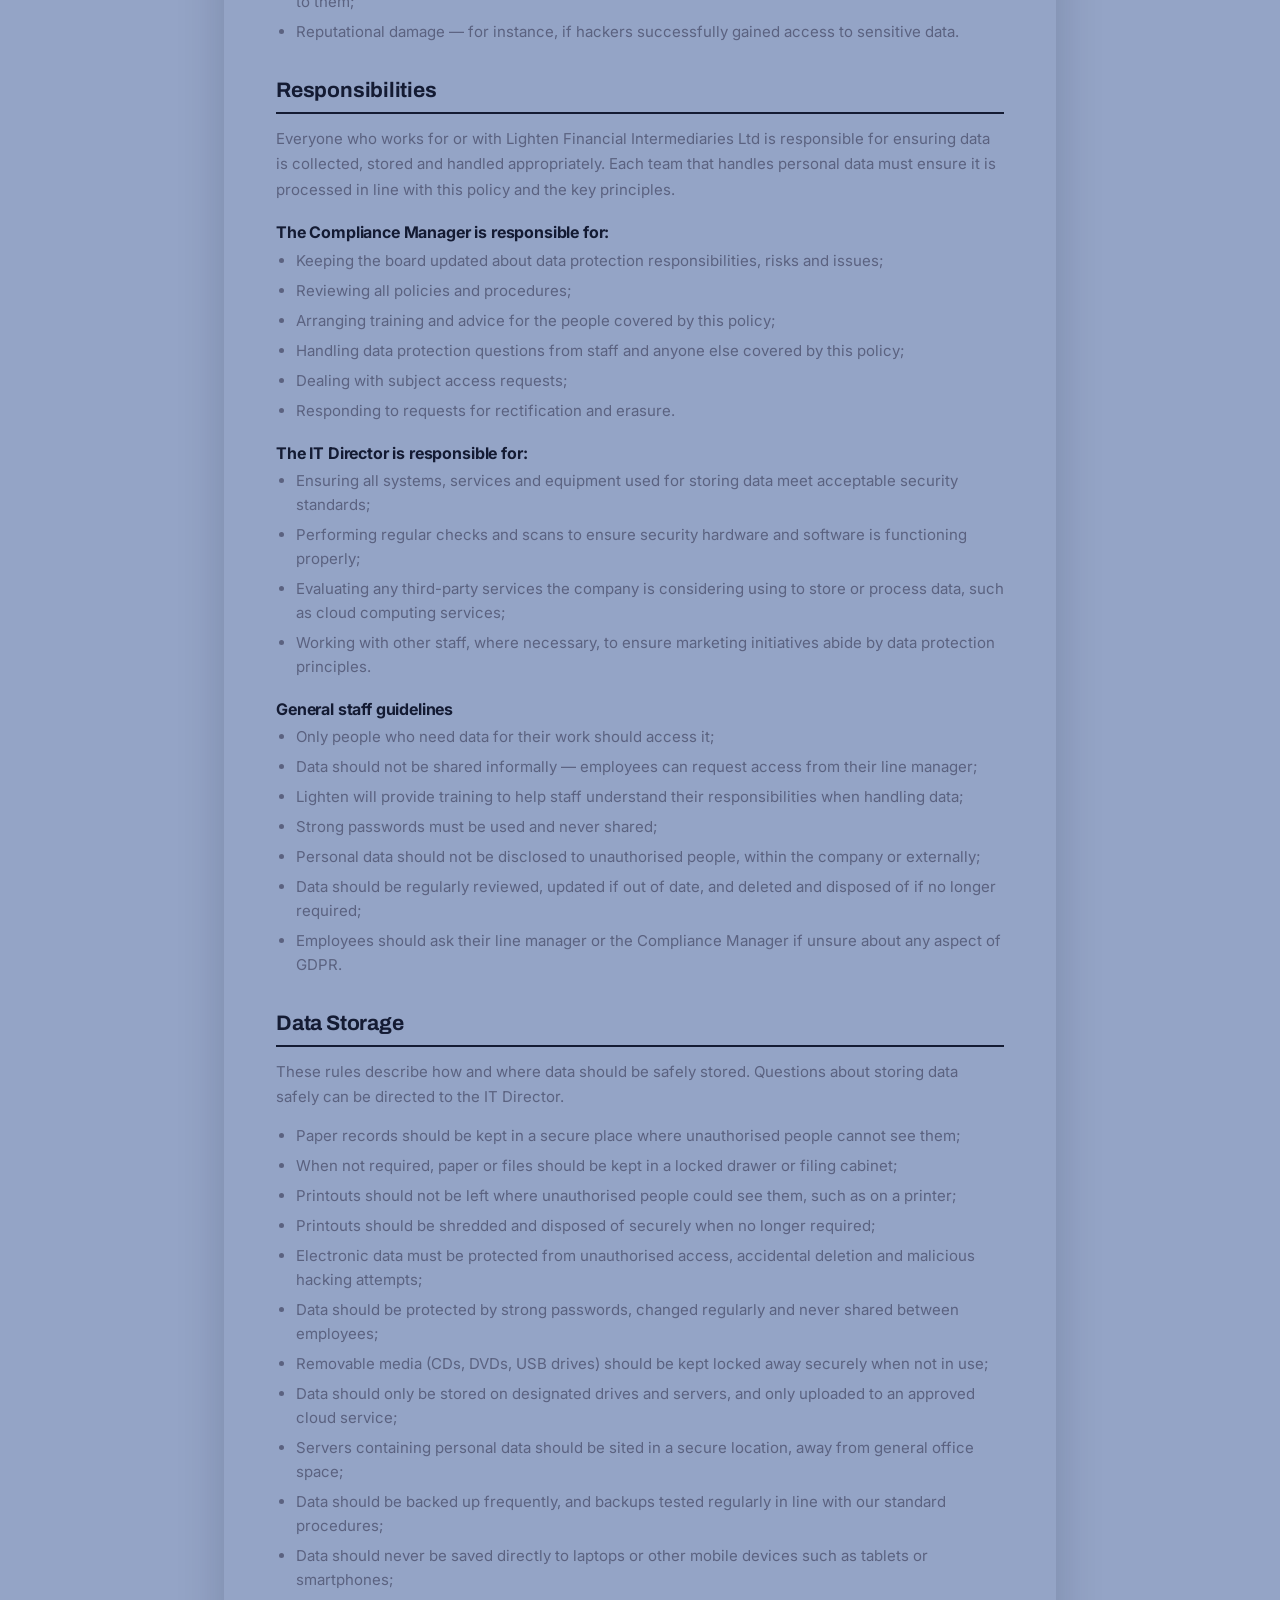
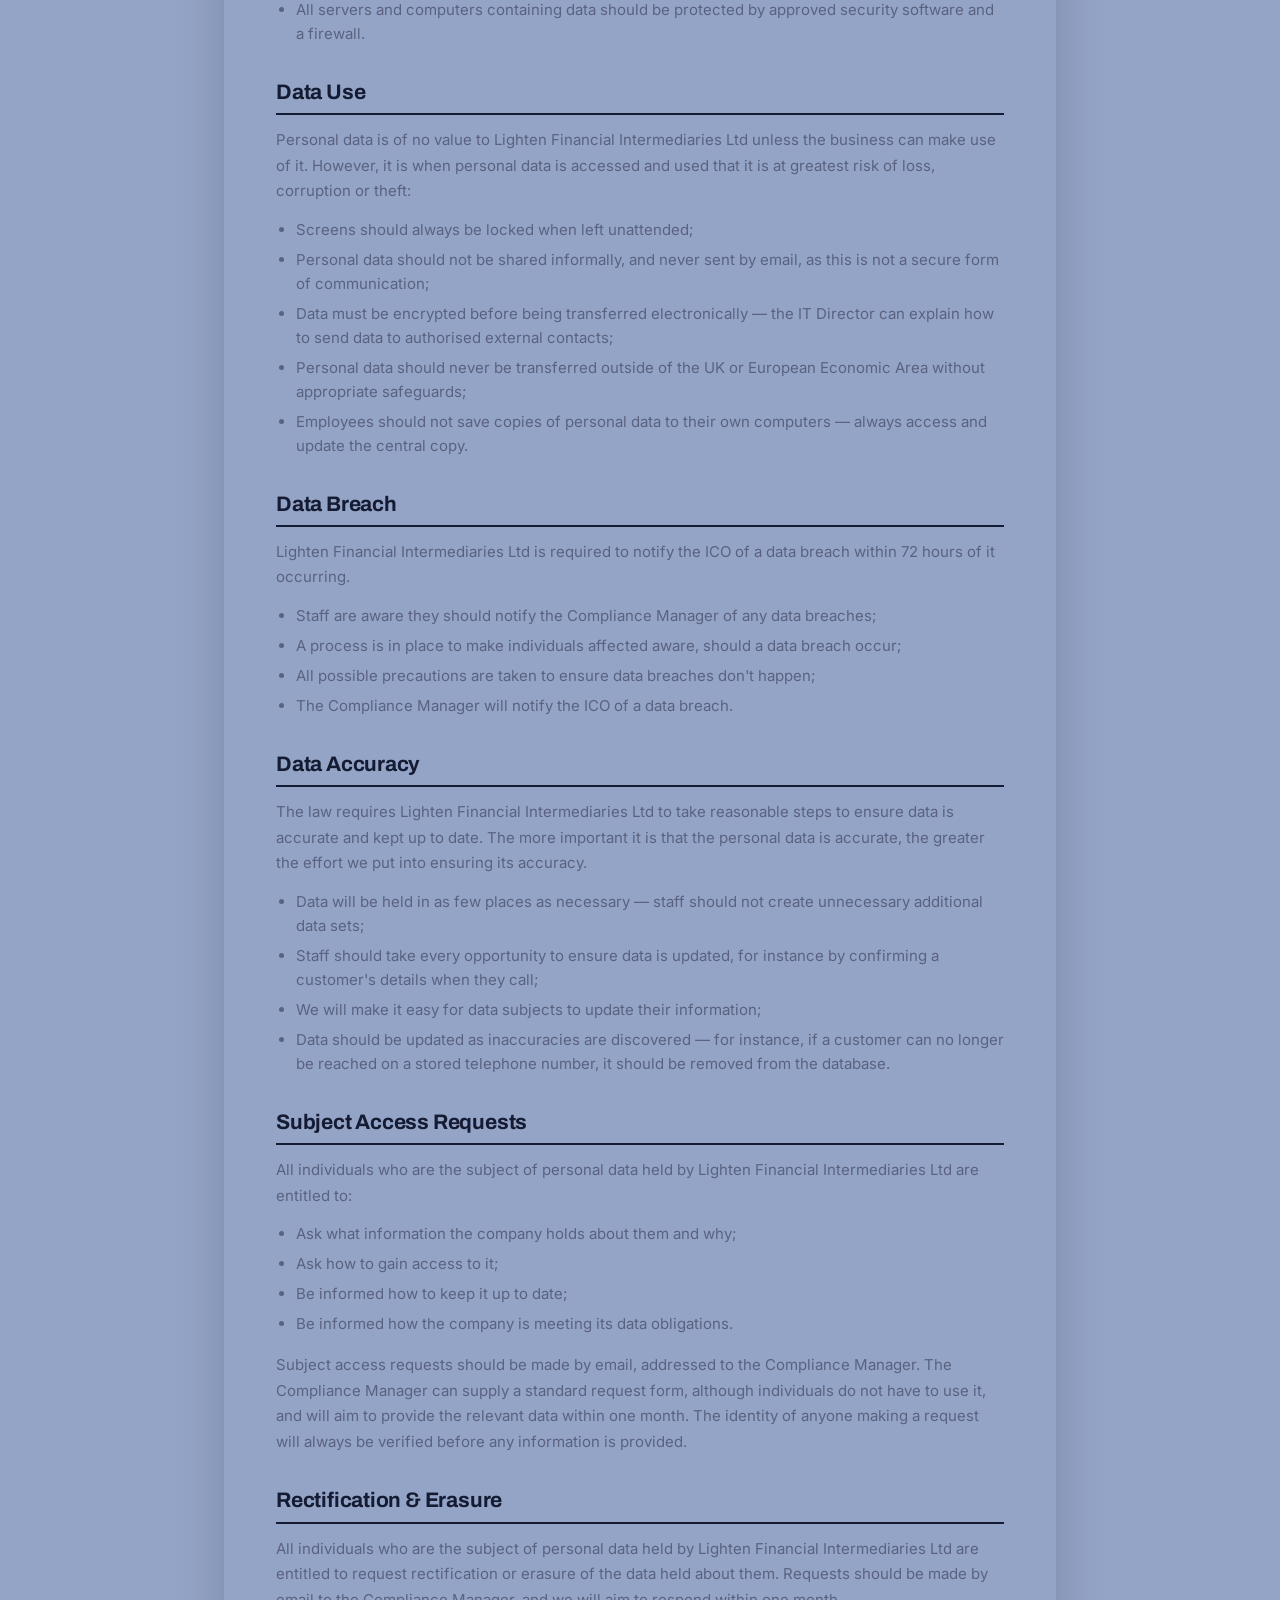
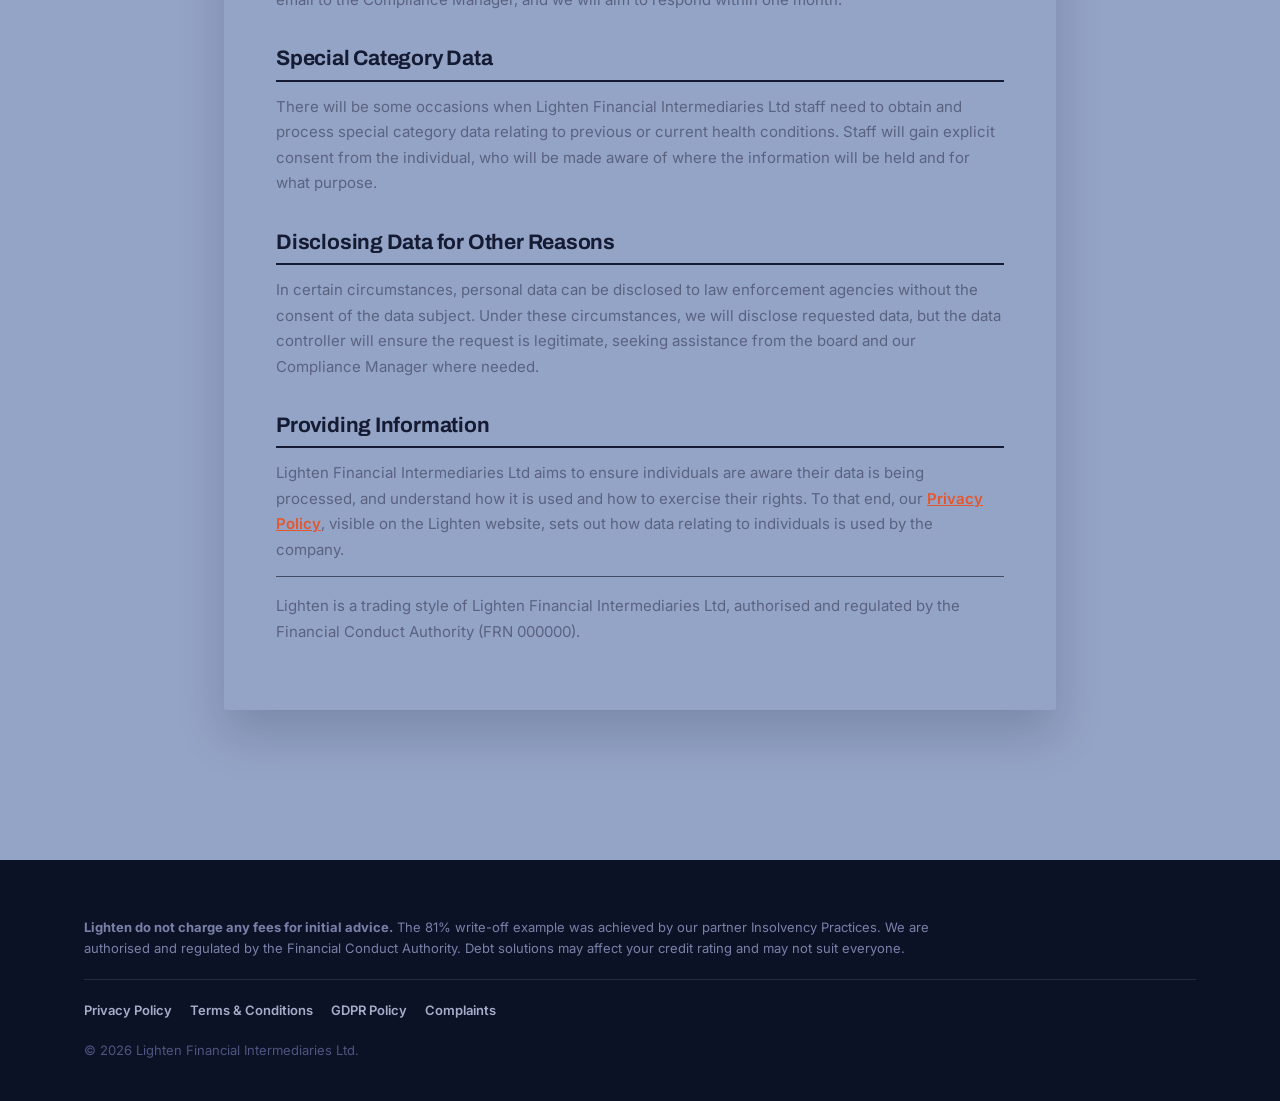
<file: gdpr.html>
<!DOCTYPE html>
<html lang="en">
<head>
<meta charset="UTF-8">
<meta name="viewport" content="width=device-width, initial-scale=1.0">
<title>GDPR Policy || Lighten</title>
<link rel="icon" type="image/png" href="aa.png">

<link rel="preconnect" href="https://fonts.googleapis.com">
<link rel="preconnect" href="https://fonts.gstatic.com" crossorigin>
<link href="https://fonts.googleapis.com/css2?family=Archivo:wght@500;700;900&family=Inter:wght@400;500;600;700&family=JetBrains+Mono:wght@500;700&display=swap" rel="stylesheet">
<link rel="stylesheet" href="style.css">
<link rel="stylesheet" href="legal.css">
</head>
<body>

<header class="site-header">
  <div class="wrap header-inner">
    <a href="index.html" style="text-decoration:none;"><div class="logo">LIGHTEN</div></a>
    <div class="header-right">
      <a href="tel:08000000000" class="header-phone">0800 000 0000</a>
      <a href="index.html#qualify" class="btn btn-amber">Free Check</a>
    </div>
  </div>
</header>
<section class="legal-hero">
  <div class="wrap">
    <p class="tag">Legal</p>
    <h1>GDPR Policy</h1>
    <p class="legal-updated">How Lighten Financial Intermediaries Ltd meets its data protection obligations.</p>
    <div class="legal-toc">
      <a href="#scope">Scope</a>
      <a href="#responsibilities">Responsibilities</a>
      <a href="#storage">Data storage</a>
      <a href="#breach">Data breach</a>
      <a href="#sar">Subject access requests</a>
    </div>
  </div>
</section>

<section class="section">
  <div class="wrap legal-wrap">
    <div class="legal-content">

      <h2>Introduction</h2>
      <p>UK GDPR governs how organisations collect and use personal data, alongside the Data Protection Act 2018.</p>
      <p>Lighten Financial Intermediaries Ltd needs to gather and use certain information about individuals. These can include customers, suppliers, business contacts, employees and other people the organisation has a relationship with or may need to contact.</p>

      <h2>Why This Policy Exists</h2>
      <ul>
        <li>Comply with the law and follow good practice</li>
        <li>Protect the rights of staff, customers and partners</li>
        <li>Be open about how we store and process individuals' data</li>
        <li>Protect the business from the risk of a data breach</li>
      </ul>

      <h2>The Key Principles</h2>
      <ul>
        <li>Be processed fairly and lawfully</li>
        <li>Be obtained only for specific, lawful purposes</li>
        <li>Be adequate, relevant and not excessive</li>
        <li>Be accurate and kept up to date</li>
        <li>Not be held for any longer than necessary</li>
        <li>Be processed in accordance with the rights of data subjects</li>
      </ul>

      <h2 id="scope">Policy Scope</h2>
      <p>This policy applies to:</p>
      <ul>
        <li>The head office of Lighten Financial Intermediaries Ltd</li>
        <li>All staff and volunteers of Lighten Financial Intermediaries Ltd</li>
        <li>All contractors, suppliers and other people working on behalf of Lighten Financial Intermediaries Ltd</li>
      </ul>
      <p>It applies to all data that the company holds relating to identifiable individuals, which can include: names, postal addresses, email addresses and telephone numbers.</p>

      <h2>Risks</h2>
      <p>This policy helps protect Lighten Financial Intermediaries Ltd from real data security risks, including:</p>
      <ul>
        <li>Breaches of confidentiality — for instance, information being given out inappropriately;</li>
        <li>Failing to offer choice — individuals should be free to choose how the company uses data relating to them;</li>
        <li>Reputational damage — for instance, if hackers successfully gained access to sensitive data.</li>
      </ul>

      <h2 id="responsibilities">Responsibilities</h2>
      <p>Everyone who works for or with Lighten Financial Intermediaries Ltd is responsible for ensuring data is collected, stored and handled appropriately. Each team that handles personal data must ensure it is processed in line with this policy and the key principles.</p>

      <h3>The Compliance Manager is responsible for:</h3>
      <ul>
        <li>Keeping the board updated about data protection responsibilities, risks and issues;</li>
        <li>Reviewing all policies and procedures;</li>
        <li>Arranging training and advice for the people covered by this policy;</li>
        <li>Handling data protection questions from staff and anyone else covered by this policy;</li>
        <li>Dealing with subject access requests;</li>
        <li>Responding to requests for rectification and erasure.</li>
      </ul>

      <h3>The IT Director is responsible for:</h3>
      <ul>
        <li>Ensuring all systems, services and equipment used for storing data meet acceptable security standards;</li>
        <li>Performing regular checks and scans to ensure security hardware and software is functioning properly;</li>
        <li>Evaluating any third-party services the company is considering using to store or process data, such as cloud computing services;</li>
        <li>Working with other staff, where necessary, to ensure marketing initiatives abide by data protection principles.</li>
      </ul>

      <h3>General staff guidelines</h3>
      <ul>
        <li>Only people who need data for their work should access it;</li>
        <li>Data should not be shared informally — employees can request access from their line manager;</li>
        <li>Lighten will provide training to help staff understand their responsibilities when handling data;</li>
        <li>Strong passwords must be used and never shared;</li>
        <li>Personal data should not be disclosed to unauthorised people, within the company or externally;</li>
        <li>Data should be regularly reviewed, updated if out of date, and deleted and disposed of if no longer required;</li>
        <li>Employees should ask their line manager or the Compliance Manager if unsure about any aspect of GDPR.</li>
      </ul>

      <h2 id="storage">Data Storage</h2>
      <p>These rules describe how and where data should be safely stored. Questions about storing data safely can be directed to the IT Director.</p>
      <ul>
        <li>Paper records should be kept in a secure place where unauthorised people cannot see them;</li>
        <li>When not required, paper or files should be kept in a locked drawer or filing cabinet;</li>
        <li>Printouts should not be left where unauthorised people could see them, such as on a printer;</li>
        <li>Printouts should be shredded and disposed of securely when no longer required;</li>
        <li>Electronic data must be protected from unauthorised access, accidental deletion and malicious hacking attempts;</li>
        <li>Data should be protected by strong passwords, changed regularly and never shared between employees;</li>
        <li>Removable media (CDs, DVDs, USB drives) should be kept locked away securely when not in use;</li>
        <li>Data should only be stored on designated drives and servers, and only uploaded to an approved cloud service;</li>
        <li>Servers containing personal data should be sited in a secure location, away from general office space;</li>
        <li>Data should be backed up frequently, and backups tested regularly in line with our standard procedures;</li>
        <li>Data should never be saved directly to laptops or other mobile devices such as tablets or smartphones;</li>
        <li>All servers and computers containing data should be protected by approved security software and a firewall.</li>
      </ul>

      <h2>Data Use</h2>
      <p>Personal data is of no value to Lighten Financial Intermediaries Ltd unless the business can make use of it. However, it is when personal data is accessed and used that it is at greatest risk of loss, corruption or theft:</p>
      <ul>
        <li>Screens should always be locked when left unattended;</li>
        <li>Personal data should not be shared informally, and never sent by email, as this is not a secure form of communication;</li>
        <li>Data must be encrypted before being transferred electronically — the IT Director can explain how to send data to authorised external contacts;</li>
        <li>Personal data should never be transferred outside of the UK or European Economic Area without appropriate safeguards;</li>
        <li>Employees should not save copies of personal data to their own computers — always access and update the central copy.</li>
      </ul>

      <h2 id="breach">Data Breach</h2>
      <p>Lighten Financial Intermediaries Ltd is required to notify the ICO of a data breach within 72 hours of it occurring.</p>
      <ul>
        <li>Staff are aware they should notify the Compliance Manager of any data breaches;</li>
        <li>A process is in place to make individuals affected aware, should a data breach occur;</li>
        <li>All possible precautions are taken to ensure data breaches don't happen;</li>
        <li>The Compliance Manager will notify the ICO of a data breach.</li>
      </ul>

      <h2>Data Accuracy</h2>
      <p>The law requires Lighten Financial Intermediaries Ltd to take reasonable steps to ensure data is accurate and kept up to date. The more important it is that the personal data is accurate, the greater the effort we put into ensuring its accuracy.</p>
      <ul>
        <li>Data will be held in as few places as necessary — staff should not create unnecessary additional data sets;</li>
        <li>Staff should take every opportunity to ensure data is updated, for instance by confirming a customer's details when they call;</li>
        <li>We will make it easy for data subjects to update their information;</li>
        <li>Data should be updated as inaccuracies are discovered — for instance, if a customer can no longer be reached on a stored telephone number, it should be removed from the database.</li>
      </ul>

      <h2 id="sar">Subject Access Requests</h2>
      <p>All individuals who are the subject of personal data held by Lighten Financial Intermediaries Ltd are entitled to:</p>
      <ul>
        <li>Ask what information the company holds about them and why;</li>
        <li>Ask how to gain access to it;</li>
        <li>Be informed how to keep it up to date;</li>
        <li>Be informed how the company is meeting its data obligations.</li>
      </ul>
      <p>Subject access requests should be made by email, addressed to the Compliance Manager. The Compliance Manager can supply a standard request form, although individuals do not have to use it, and will aim to provide the relevant data within one month. The identity of anyone making a request will always be verified before any information is provided.</p>

      <h2>Rectification &amp; Erasure</h2>
      <p>All individuals who are the subject of personal data held by Lighten Financial Intermediaries Ltd are entitled to request rectification or erasure of the data held about them. Requests should be made by email to the Compliance Manager, and we will aim to respond within one month.</p>

      <h2>Special Category Data</h2>
      <p>There will be some occasions when Lighten Financial Intermediaries Ltd staff need to obtain and process special category data relating to previous or current health conditions. Staff will gain explicit consent from the individual, who will be made aware of where the information will be held and for what purpose.</p>

      <h2>Disclosing Data for Other Reasons</h2>
      <p>In certain circumstances, personal data can be disclosed to law enforcement agencies without the consent of the data subject. Under these circumstances, we will disclose requested data, but the data controller will ensure the request is legitimate, seeking assistance from the board and our Compliance Manager where needed.</p>

      <h2>Providing Information</h2>
      <p>Lighten Financial Intermediaries Ltd aims to ensure individuals are aware their data is being processed, and understand how it is used and how to exercise their rights. To that end, our <a href="privacy.html">Privacy Policy</a>, visible on the Lighten website, sets out how data relating to individuals is used by the company.</p>

      <p class="legal-note">Lighten is a trading style of Lighten Financial Intermediaries Ltd, authorised and regulated by the Financial Conduct Authority (FRN 000000).</p>
    </div>
  </div>
</section>

<footer class="site-footer">
  <div class="wrap">
    <p class="footer-disclaimer"><strong>Lighten do not charge any fees for initial advice.</strong> The 81% write-off example was achieved by our partner Insolvency Practices. We are authorised and regulated by the Financial Conduct Authority. Debt solutions may affect your credit rating and may not suit everyone.</p>
    <div class="footer-links">
      <a href="privacy.html">Privacy Policy</a>
      <a href="terms.html">Terms &amp; Conditions</a>
      <a href="gdpr.html">GDPR Policy</a>
      <a href="complaints.html">Complaints</a>
    </div>
    <p class="footer-copy">&copy; 2026 Lighten Financial Intermediaries Ltd.</p>
  </div>
</footer>

<script src="script.js"></script>
</body>
</html>
</file>
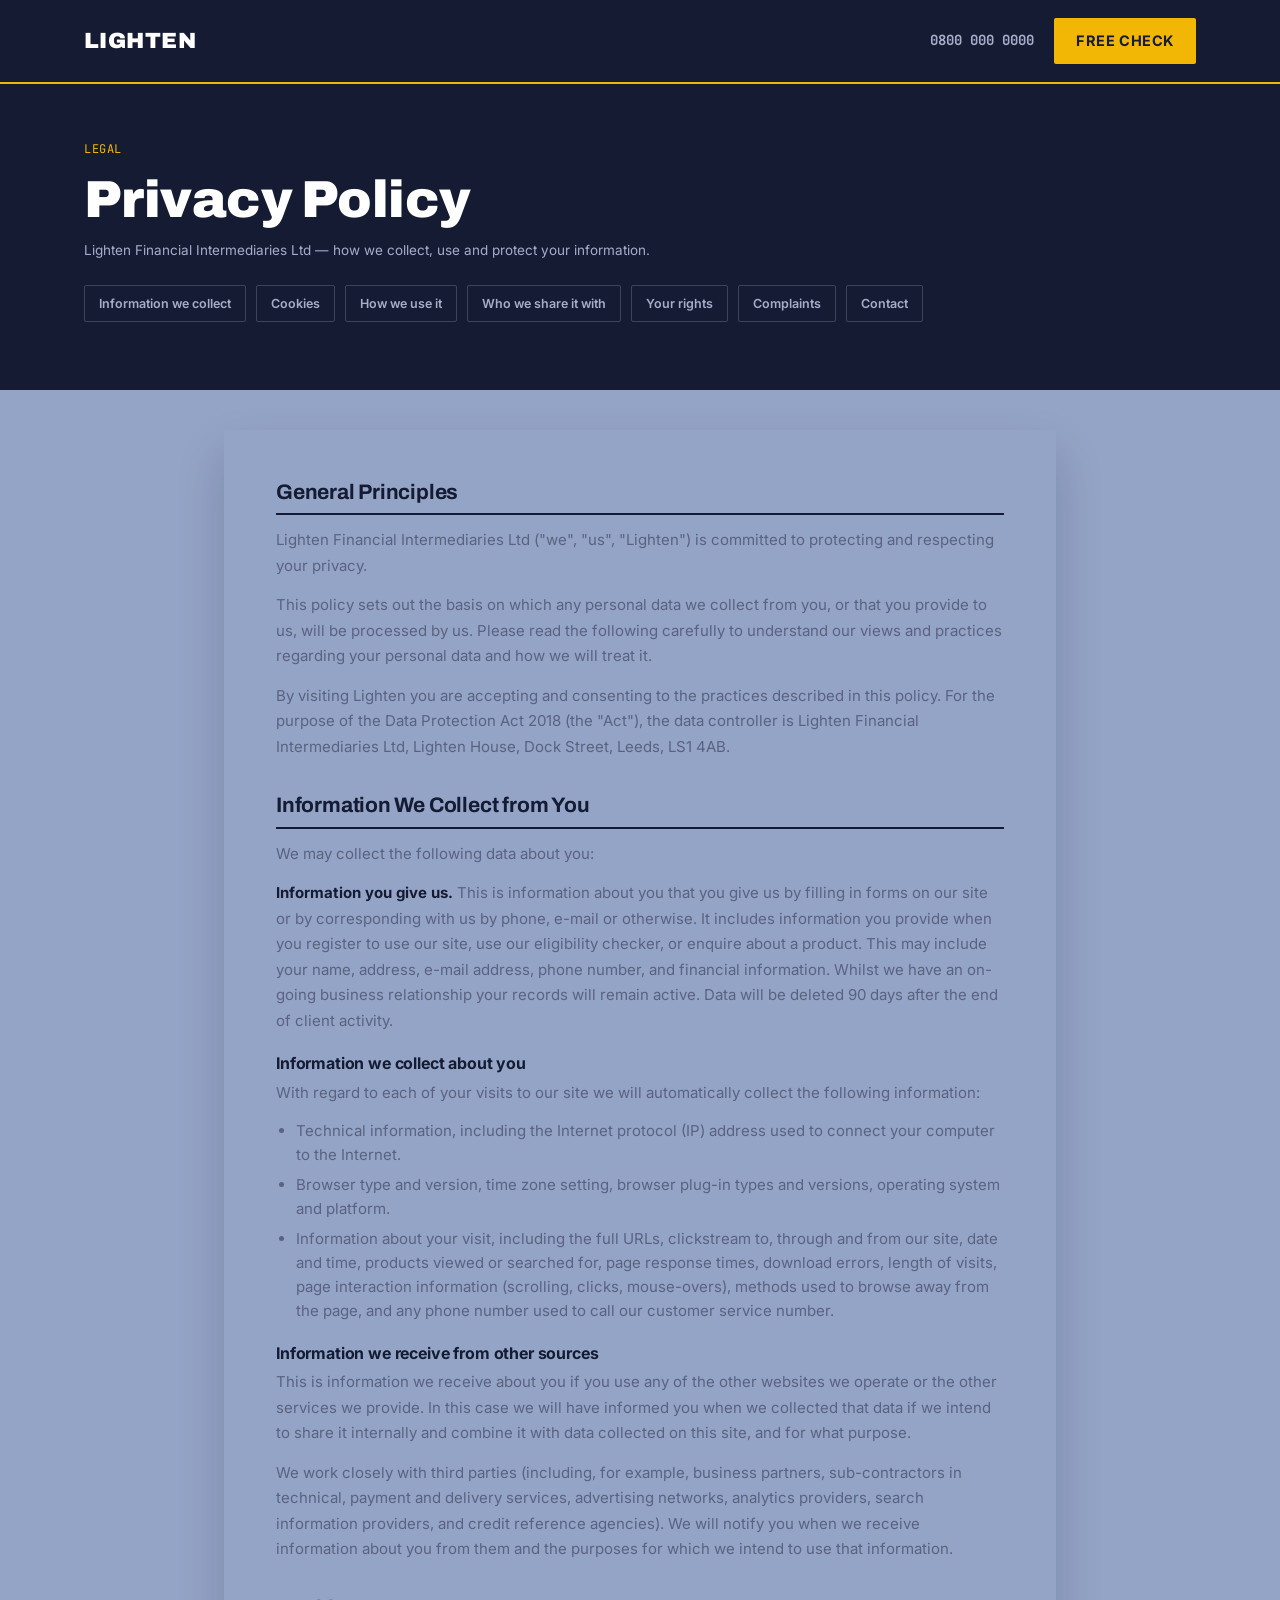
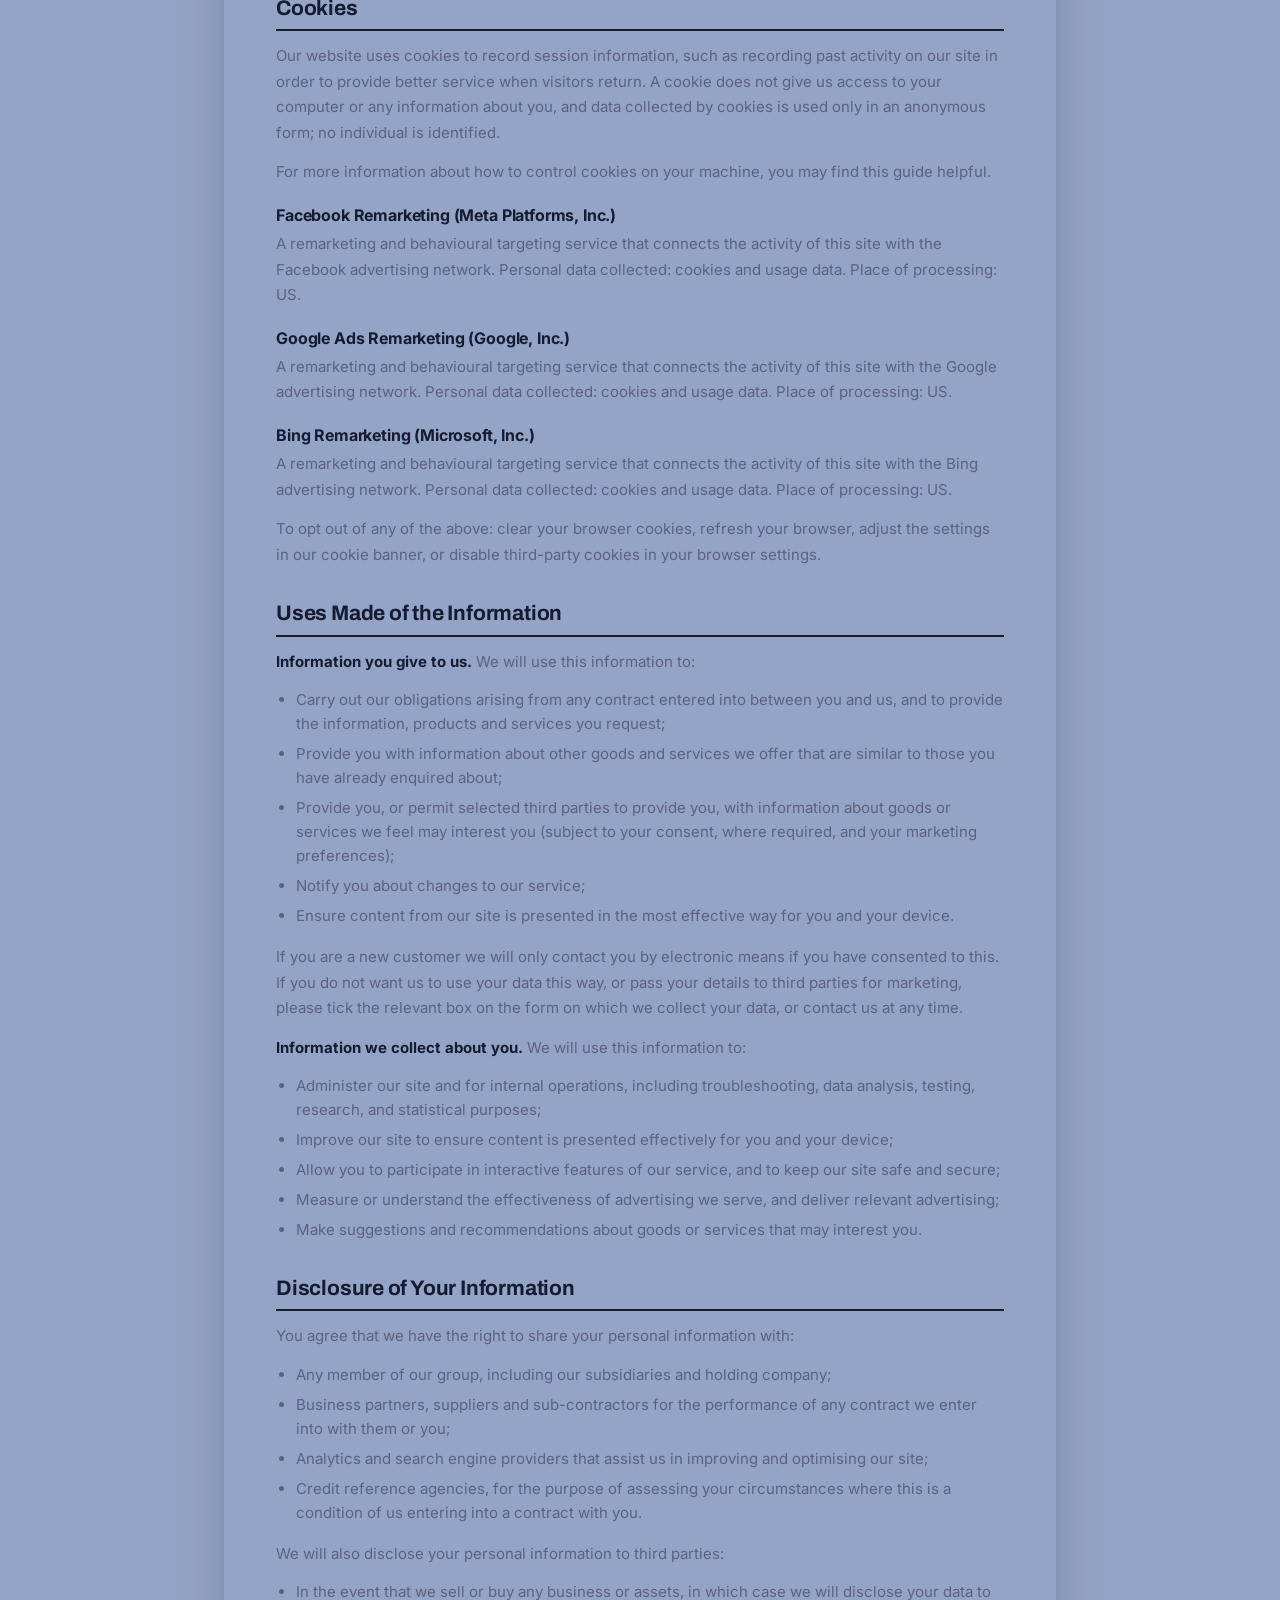
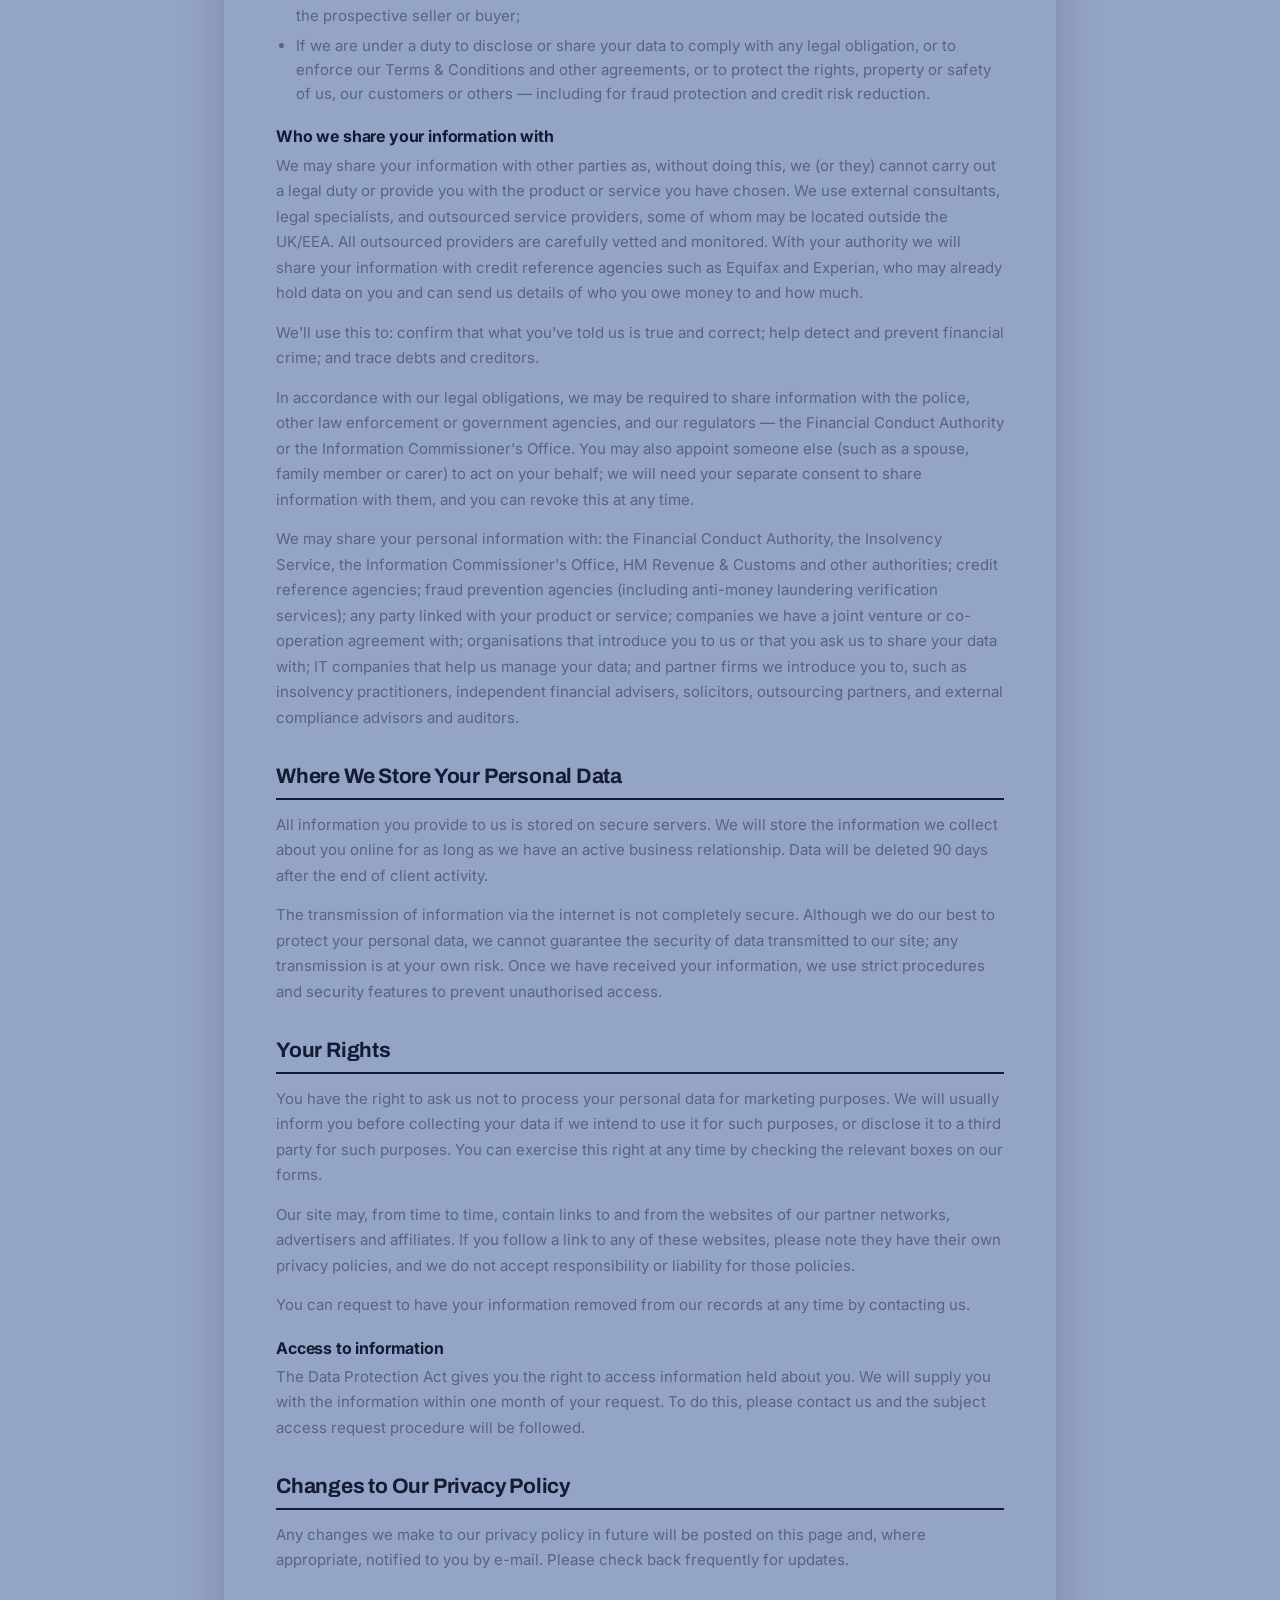
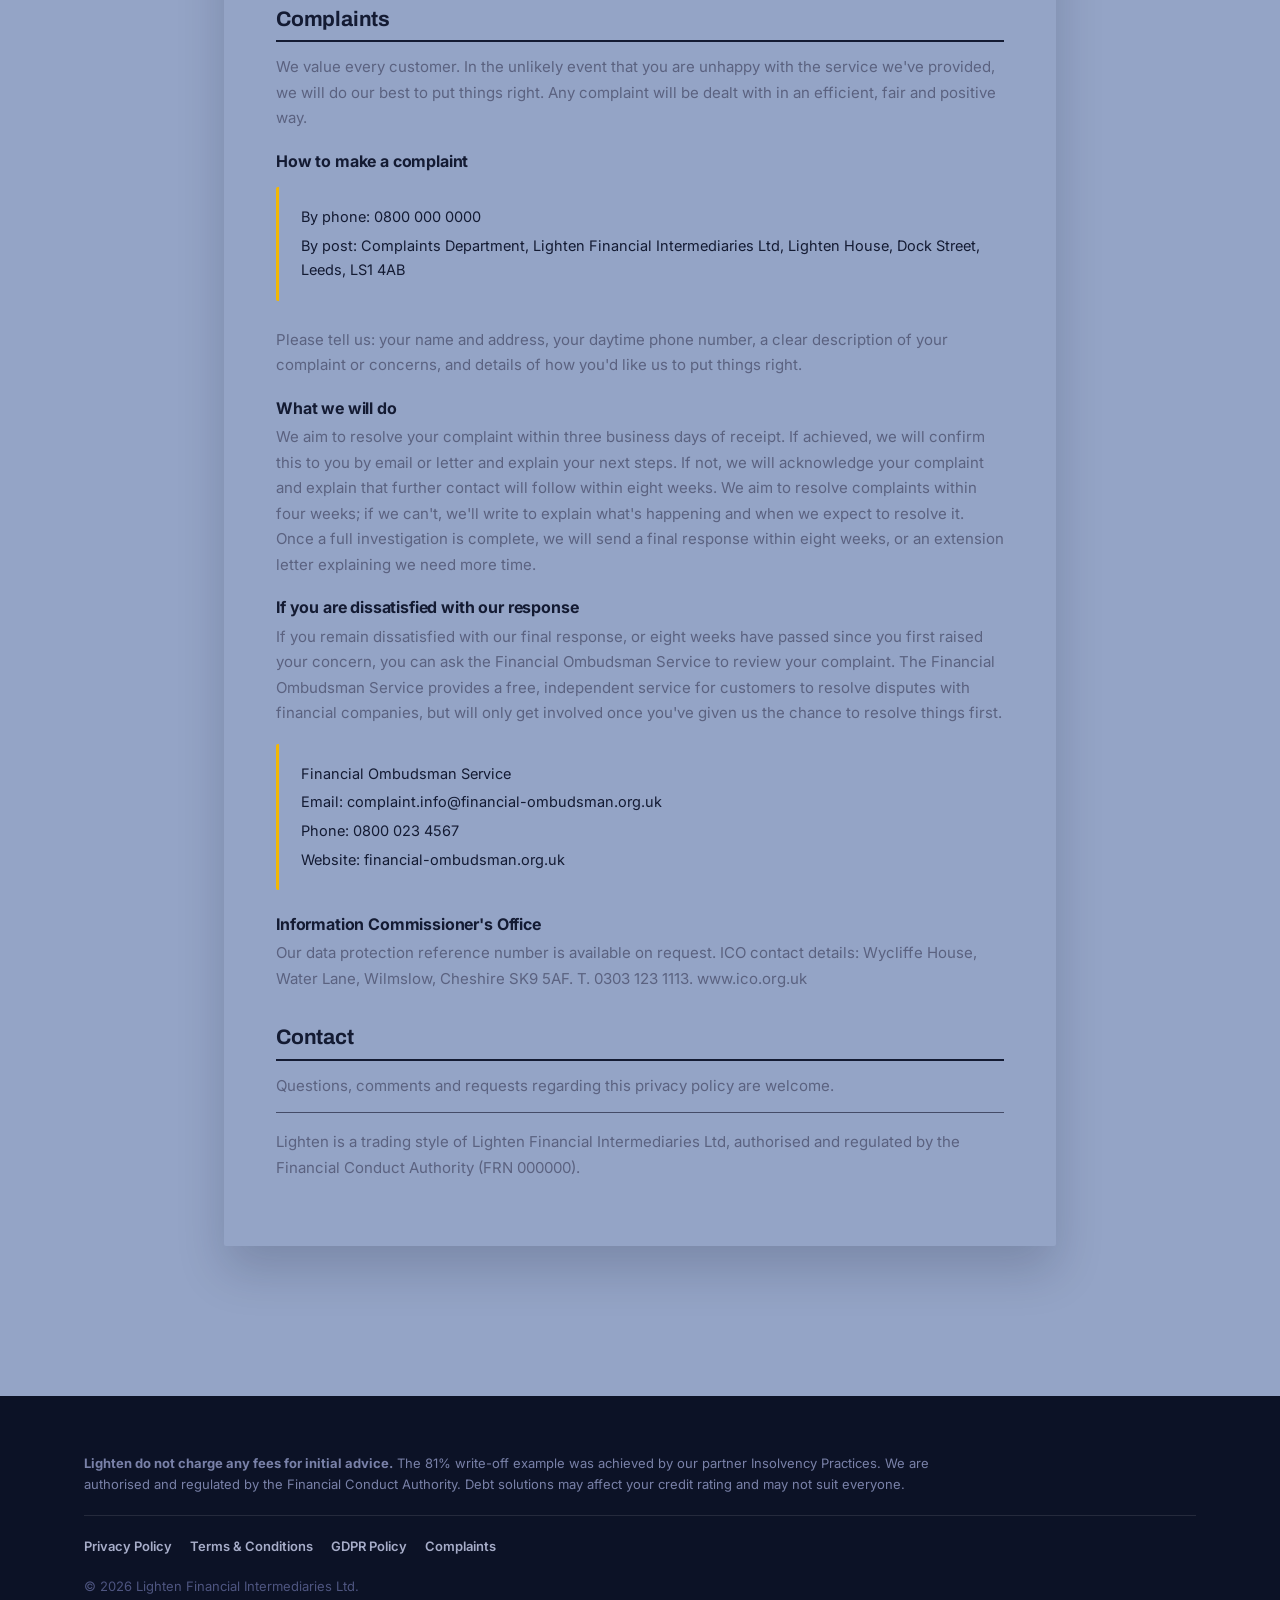
<file: privacy.html>
<!DOCTYPE html>
<html lang="en">
<head>
<meta charset="UTF-8">
<meta name="viewport" content="width=device-width, initial-scale=1.0">
<title>Privacy Policy || Lighten</title>
<link rel="icon" type="image/png" href="aa.png">

<link rel="preconnect" href="https://fonts.googleapis.com">
<link rel="preconnect" href="https://fonts.gstatic.com" crossorigin>
<link href="https://fonts.googleapis.com/css2?family=Archivo:wght@500;700;900&family=Inter:wght@400;500;600;700&family=JetBrains+Mono:wght@500;700&display=swap" rel="stylesheet">
<link rel="stylesheet" href="style.css">
<link rel="stylesheet" href="legal.css">
</head>
<body>

<header class="site-header">
  <div class="wrap header-inner">
    <a href="index.html" style="text-decoration:none;"><div class="logo">LIGHTEN</div></a>
    <div class="header-right">
      <a href="tel:08000000000" class="header-phone">0800 000 0000</a>
      <a href="index.html#qualify" class="btn btn-amber">Free Check</a>
    </div>
  </div>
</header>

<section class="legal-hero">
  <div class="wrap">
    <p class="tag">Legal</p>
    <h1>Privacy Policy</h1>
    <p class="legal-updated">Lighten Financial Intermediaries Ltd — how we collect, use and protect your information.</p>
    <div class="legal-toc">
      <a href="#collect">Information we collect</a>
      <a href="#cookies">Cookies</a>
      <a href="#uses">How we use it</a>
      <a href="#disclosure">Who we share it with</a>
      <a href="#rights">Your rights</a>
      <a href="#complaints">Complaints</a>
      <a href="#contact">Contact</a>
    </div>
  </div>
</section>

<section class="section">
  <div class="wrap legal-wrap">
    <div class="legal-content">

      <h2 id="general">General Principles</h2>
      <p>Lighten Financial Intermediaries Ltd ("we", "us", "Lighten") is committed to protecting and respecting your privacy.</p>
      <p>This policy sets out the basis on which any personal data we collect from you, or that you provide to us, will be processed by us. Please read the following carefully to understand our views and practices regarding your personal data and how we will treat it.</p>
      <p>By visiting Lighten you are accepting and consenting to the practices described in this policy. For the purpose of the Data Protection Act 2018 (the "Act"), the data controller is Lighten Financial Intermediaries Ltd, Lighten House, Dock Street, Leeds, LS1 4AB.</p>

      <h2 id="collect">Information We Collect from You</h2>
      <p>We may collect the following data about you:</p>
      <p><strong>Information you give us.</strong> This is information about you that you give us by filling in forms on our site or by corresponding with us by phone, e-mail or otherwise. It includes information you provide when you register to use our site, use our eligibility checker, or enquire about a product. This may include your name, address, e-mail address, phone number, and financial information. Whilst we have an on-going business relationship your records will remain active. Data will be deleted 90 days after the end of client activity.</p>

      <h3>Information we collect about you</h3>
      <p>With regard to each of your visits to our site we will automatically collect the following information:</p>
      <ul>
        <li>Technical information, including the Internet protocol (IP) address used to connect your computer to the Internet.</li>
        <li>Browser type and version, time zone setting, browser plug-in types and versions, operating system and platform.</li>
        <li>Information about your visit, including the full URLs, clickstream to, through and from our site, date and time, products viewed or searched for, page response times, download errors, length of visits, page interaction information (scrolling, clicks, mouse-overs), methods used to browse away from the page, and any phone number used to call our customer service number.</li>
      </ul>
      <h3>Information we receive from other sources</h3>
      <p>This is information we receive about you if you use any of the other websites we operate or the other services we provide. In this case we will have informed you when we collected that data if we intend to share it internally and combine it with data collected on this site, and for what purpose.</p>
      <p>We work closely with third parties (including, for example, business partners, sub-contractors in technical, payment and delivery services, advertising networks, analytics providers, search information providers, and credit reference agencies). We will notify you when we receive information about you from them and the purposes for which we intend to use that information.</p>

      <h2 id="cookies">Cookies</h2>
      <p>Our website uses cookies to record session information, such as recording past activity on our site in order to provide better service when visitors return. A cookie does not give us access to your computer or any information about you, and data collected by cookies is used only in an anonymous form; no individual is identified.</p>
      <p>For more information about how to control cookies on your machine, you may find this guide helpful.</p>

      <h3>Facebook Remarketing (Meta Platforms, Inc.)</h3>
      <p>A remarketing and behavioural targeting service that connects the activity of this site with the Facebook advertising network. Personal data collected: cookies and usage data. Place of processing: US.</p>

      <h3>Google Ads Remarketing (Google, Inc.)</h3>
      <p>A remarketing and behavioural targeting service that connects the activity of this site with the Google advertising network. Personal data collected: cookies and usage data. Place of processing: US.</p>

      <h3>Bing Remarketing (Microsoft, Inc.)</h3>
      <p>A remarketing and behavioural targeting service that connects the activity of this site with the Bing advertising network. Personal data collected: cookies and usage data. Place of processing: US.</p>

      <p>To opt out of any of the above: clear your browser cookies, refresh your browser, adjust the settings in our cookie banner, or disable third-party cookies in your browser settings.</p>

      <h2 id="uses">Uses Made of the Information</h2>
      <p><strong>Information you give to us.</strong> We will use this information to:</p>
      <ul>
        <li>Carry out our obligations arising from any contract entered into between you and us, and to provide the information, products and services you request;</li>
        <li>Provide you with information about other goods and services we offer that are similar to those you have already enquired about;</li>
        <li>Provide you, or permit selected third parties to provide you, with information about goods or services we feel may interest you (subject to your consent, where required, and your marketing preferences);</li>
        <li>Notify you about changes to our service;</li>
        <li>Ensure content from our site is presented in the most effective way for you and your device.</li>
      </ul>
      <p>If you are a new customer we will only contact you by electronic means if you have consented to this. If you do not want us to use your data this way, or pass your details to third parties for marketing, please tick the relevant box on the form on which we collect your data, or contact us at any time.</p>

      <p><strong>Information we collect about you.</strong> We will use this information to:</p>
      <ul>
        <li>Administer our site and for internal operations, including troubleshooting, data analysis, testing, research, and statistical purposes;</li>
        <li>Improve our site to ensure content is presented effectively for you and your device;</li>
        <li>Allow you to participate in interactive features of our service, and to keep our site safe and secure;</li>
        <li>Measure or understand the effectiveness of advertising we serve, and deliver relevant advertising;</li>
        <li>Make suggestions and recommendations about goods or services that may interest you.</li>
      </ul>

      <h2 id="disclosure">Disclosure of Your Information</h2>
      <p>You agree that we have the right to share your personal information with:</p>
      <ul>
        <li>Any member of our group, including our subsidiaries and holding company;</li>
        <li>Business partners, suppliers and sub-contractors for the performance of any contract we enter into with them or you;</li>
        <li>Analytics and search engine providers that assist us in improving and optimising our site;</li>
        <li>Credit reference agencies, for the purpose of assessing your circumstances where this is a condition of us entering into a contract with you.</li>
      </ul>

      <p>We will also disclose your personal information to third parties:</p>
      <ul>
        <li>In the event that we sell or buy any business or assets, in which case we will disclose your data to the prospective seller or buyer;</li>
        <li>If we are under a duty to disclose or share your data to comply with any legal obligation, or to enforce our Terms & Conditions and other agreements, or to protect the rights, property or safety of us, our customers or others — including for fraud protection and credit risk reduction.</li>
      </ul>

      <h3>Who we share your information with</h3>
      <p>We may share your information with other parties as, without doing this, we (or they) cannot carry out a legal duty or provide you with the product or service you have chosen. We use external consultants, legal specialists, and outsourced service providers, some of whom may be located outside the UK/EEA. All outsourced providers are carefully vetted and monitored. With your authority we will share your information with credit reference agencies such as Equifax and Experian, who may already hold data on you and can send us details of who you owe money to and how much.</p>
      <p>We'll use this to: confirm that what you've told us is true and correct; help detect and prevent financial crime; and trace debts and creditors.</p>
      <p>In accordance with our legal obligations, we may be required to share information with the police, other law enforcement or government agencies, and our regulators — the Financial Conduct Authority or the Information Commissioner's Office. You may also appoint someone else (such as a spouse, family member or carer) to act on your behalf; we will need your separate consent to share information with them, and you can revoke this at any time.</p>
      <p>We may share your personal information with: the Financial Conduct Authority, the Insolvency Service, the Information Commissioner's Office, HM Revenue & Customs and other authorities; credit reference agencies; fraud prevention agencies (including anti-money laundering verification services); any party linked with your product or service; companies we have a joint venture or co-operation agreement with; organisations that introduce you to us or that you ask us to share your data with; IT companies that help us manage your data; and partner firms we introduce you to, such as insolvency practitioners, independent financial advisers, solicitors, outsourcing partners, and external compliance advisors and auditors.</p>

      <h2 id="storage">Where We Store Your Personal Data</h2>
      <p>All information you provide to us is stored on secure servers. We will store the information we collect about you online for as long as we have an active business relationship. Data will be deleted 90 days after the end of client activity.</p>
      <p>The transmission of information via the internet is not completely secure. Although we do our best to protect your personal data, we cannot guarantee the security of data transmitted to our site; any transmission is at your own risk. Once we have received your information, we use strict procedures and security features to prevent unauthorised access.</p>

      <h2 id="rights">Your Rights</h2>
      <p>You have the right to ask us not to process your personal data for marketing purposes. We will usually inform you before collecting your data if we intend to use it for such purposes, or disclose it to a third party for such purposes. You can exercise this right at any time by checking the relevant boxes on our forms.</p>
      <p>Our site may, from time to time, contain links to and from the websites of our partner networks, advertisers and affiliates. If you follow a link to any of these websites, please note they have their own privacy policies, and we do not accept responsibility or liability for those policies.</p>
      <p>You can request to have your information removed from our records at any time by contacting us.</p>

      <h3>Access to information</h3>
      <p>The Data Protection Act gives you the right to access information held about you. We will supply you with the information within one month of your request. To do this, please contact us  and the subject access request procedure will be followed.</p>

      <h2 id="policy-changes">Changes to Our Privacy Policy</h2>
      <p>Any changes we make to our privacy policy in future will be posted on this page and, where appropriate, notified to you by e-mail. Please check back frequently for updates.</p>

      <h2 id="complaints">Complaints</h2>
      <p>We value every customer. In the unlikely event that you are unhappy with the service we've provided, we will do our best to put things right. Any complaint will be dealt with in an efficient, fair and positive way.</p>

      <h3>How to make a complaint</h3>
      <div class="legal-contact-box">
        <p>By phone: 0800 000 0000</p>
        <p>By post: Complaints Department, Lighten Financial Intermediaries Ltd, Lighten House, Dock Street, Leeds, LS1 4AB</p>
      </div>
      <p>Please tell us: your name and address, your daytime phone number, a clear description of your complaint or concerns, and details of how you'd like us to put things right.</p>

      <h3>What we will do</h3>
      <p>We aim to resolve your complaint within three business days of receipt. If achieved, we will confirm this to you by email or letter and explain your next steps. If not, we will acknowledge your complaint and explain that further contact will follow within eight weeks. We aim to resolve complaints within four weeks; if we can't, we'll write to explain what's happening and when we expect to resolve it. Once a full investigation is complete, we will send a final response within eight weeks, or an extension letter explaining we need more time.</p>

      <h3>If you are dissatisfied with our response</h3>
      <p>If you remain dissatisfied with our final response, or eight weeks have passed since you first raised your concern, you can ask the Financial Ombudsman Service to review your complaint. The Financial Ombudsman Service provides a free, independent service for customers to resolve disputes with financial companies, but will only get involved once you've given us the chance to resolve things first.</p>
      <div class="legal-contact-box">
        <p>Financial Ombudsman Service</p>
        <p>Email: complaint.info@financial-ombudsman.org.uk</p>
        <p>Phone: 0800 023 4567</p>
        <p>Website: financial-ombudsman.org.uk</p>
      </div>

      <h3>Information Commissioner's Office</h3>
      <p>Our data protection reference number is available on request. ICO contact details: Wycliffe House, Water Lane, Wilmslow, Cheshire SK9 5AF. T. 0303 123 1113. www.ico.org.uk</p>

      <h2 id="contact">Contact</h2>
      <p>Questions, comments and requests regarding this privacy policy are welcome.</p>

      <p class="legal-note">Lighten is a trading style of Lighten Financial Intermediaries Ltd, authorised and regulated by the Financial Conduct Authority (FRN 000000).</p>
    </div>
  </div>
</section>

<footer class="site-footer">
  <div class="wrap">
    <p class="footer-disclaimer"><strong>Lighten do not charge any fees for initial advice.</strong> The 81% write-off example was achieved by our partner Insolvency Practices. We are authorised and regulated by the Financial Conduct Authority. Debt solutions may affect your credit rating and may not suit everyone.</p>
    <div class="footer-links">
      <a href="privacy.html">Privacy Policy</a>
      <a href="terms.html">Terms &amp; Conditions</a>
      <a href="gdpr.html">GDPR Policy</a>
      <a href="complaints.html">Complaints</a>
    </div>
    <p class="footer-copy">&copy; 2026 Lighten Financial Intermediaries Ltd.</p>
  </div>
</footer>

<script src="script.js"></script>
</body>
</html>
</file>
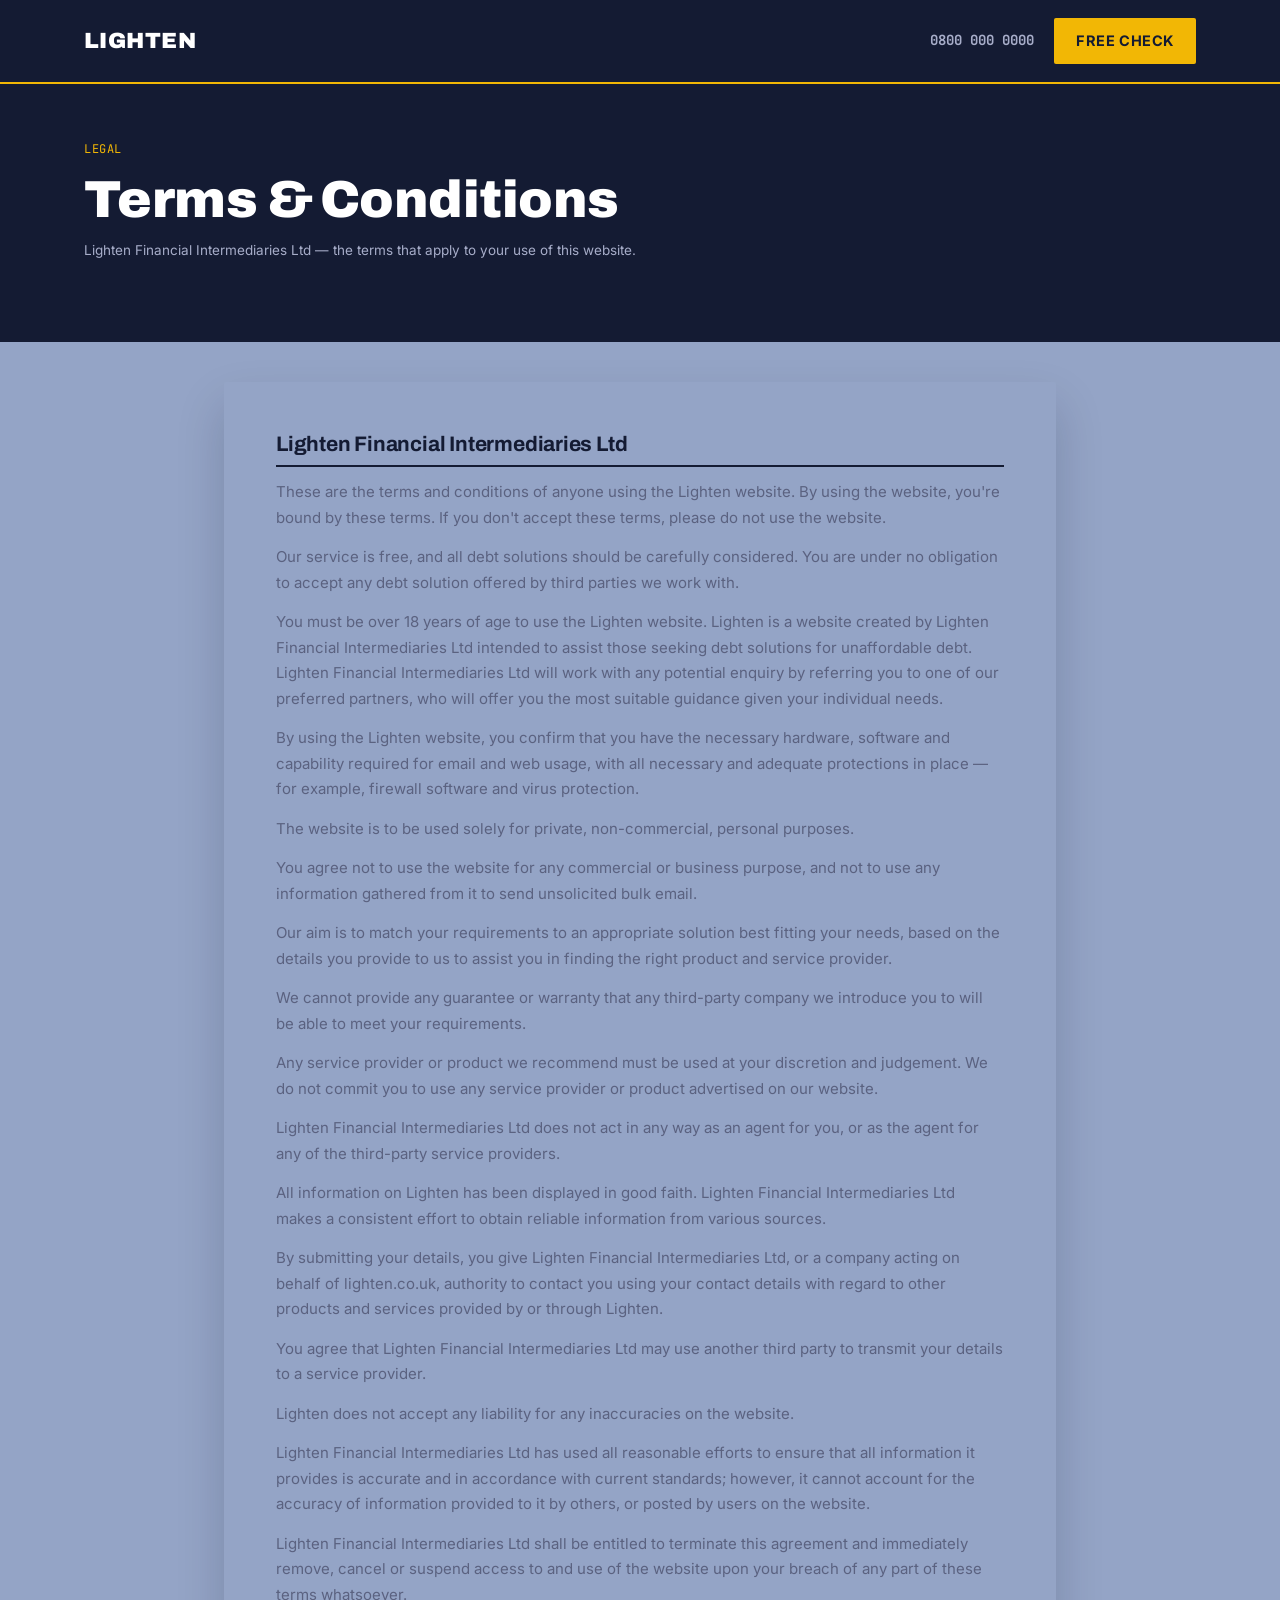
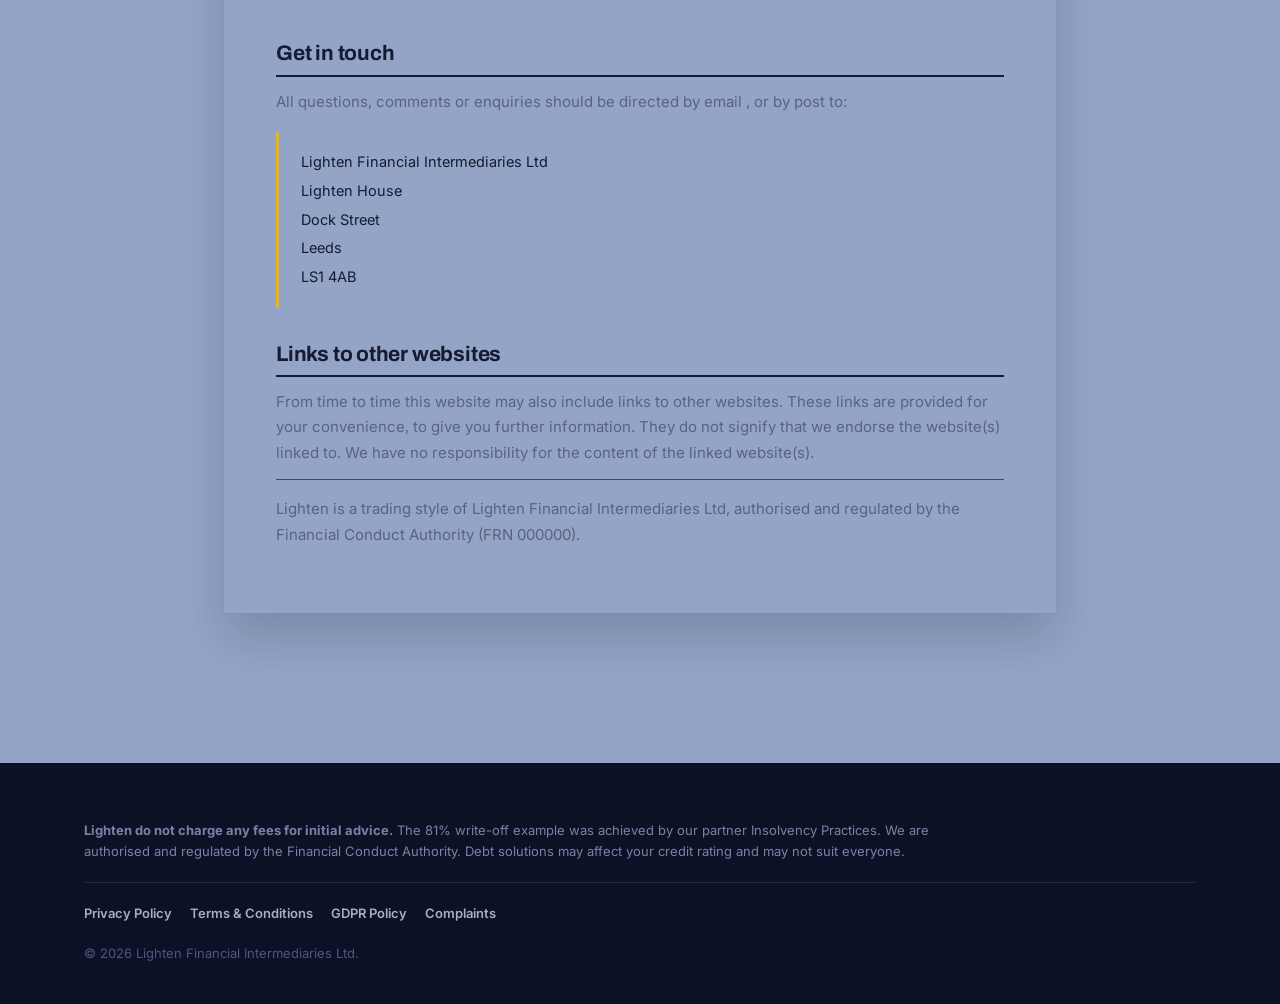
<file: terms.html>
<!DOCTYPE html>
<html lang="en">
<head>
<meta charset="UTF-8">  
<meta name="viewport" content="width=device-width, initial-scale=1.0">
<title>Terms & Conditions || Lighten</title>
<link rel="icon" type="image/png" href="aa.png">

<link rel="preconnect" href="https://fonts.googleapis.com">
<link rel="preconnect" href="https://fonts.gstatic.com" crossorigin>
<link href="https://fonts.googleapis.com/css2?family=Archivo:wght@500;700;900&family=Inter:wght@400;500;600;700&family=JetBrains+Mono:wght@500;700&display=swap" rel="stylesheet">
<link rel="stylesheet" href="style.css">
<link rel="stylesheet" href="legal.css">
</head>
<body>

<header class="site-header">
  <div class="wrap header-inner">
    <a href="index.html" style="text-decoration:none;"><div class="logo">LIGHTEN</div></a>
    <div class="header-right">
      <a href="tel:08000000000" class="header-phone">0800 000 0000</a>
      <a href="index.html#qualify" class="btn btn-amber">Free Check</a>
    </div>
  </div>
</header>

<section class="legal-hero">
  <div class="wrap">
    <p class="tag">Legal</p>
    <h1>Terms &amp; Conditions</h1>
    <p class="legal-updated">Lighten Financial Intermediaries Ltd — the terms that apply to your use of this website.</p>
  </div>
</section>

<section class="section">
  <div class="wrap legal-wrap">
    <div class="legal-content">

      <h2>Lighten Financial Intermediaries Ltd</h2>
      <p>These are the terms and conditions of anyone using the Lighten website. By using the website, you're bound by these terms. If you don't accept these terms, please do not use the website.</p>
      <p>Our service is free, and all debt solutions should be carefully considered. You are under no obligation to accept any debt solution offered by third parties we work with.</p>
      <p>You must be over 18 years of age to use the Lighten website. Lighten is a website created by Lighten Financial Intermediaries Ltd intended to assist those seeking debt solutions for unaffordable debt. Lighten Financial Intermediaries Ltd will work with any potential enquiry by referring you to one of our preferred partners, who will offer you the most suitable guidance given your individual needs.</p>
      <p>By using the Lighten website, you confirm that you have the necessary hardware, software and capability required for email and web usage, with all necessary and adequate protections in place — for example, firewall software and virus protection.</p>
      <p>The website is to be used solely for private, non-commercial, personal purposes.</p>
      <p>You agree not to use the website for any commercial or business purpose, and not to use any information gathered from it to send unsolicited bulk email.</p>
      <p>Our aim is to match your requirements to an appropriate solution best fitting your needs, based on the details you provide to us to assist you in finding the right product and service provider.</p>
      <p>We cannot provide any guarantee or warranty that any third-party company we introduce you to will be able to meet your requirements.</p>
      <p>Any service provider or product we recommend must be used at your discretion and judgement. We do not commit you to use any service provider or product advertised on our website.</p>
      <p>Lighten Financial Intermediaries Ltd does not act in any way as an agent for you, or as the agent for any of the third-party service providers.</p>
      <p>All information on Lighten has been displayed in good faith. Lighten Financial Intermediaries Ltd makes a consistent effort to obtain reliable information from various sources.</p>
      <p>By submitting your details, you give Lighten Financial Intermediaries Ltd, or a company acting on behalf of lighten.co.uk, authority to contact you using your contact details with regard to other products and services provided by or through Lighten.</p>
      <p>You agree that Lighten Financial Intermediaries Ltd may use another third party to transmit your details to a service provider.</p>
      <p>Lighten does not accept any liability for any inaccuracies on the website.</p>
      <p>Lighten Financial Intermediaries Ltd has used all reasonable efforts to ensure that all information it provides is accurate and in accordance with current standards; however, it cannot account for the accuracy of information provided to it by others, or posted by users on the website.</p>
      <p>Lighten Financial Intermediaries Ltd shall be entitled to terminate this agreement and immediately remove, cancel or suspend access to and use of the website upon your breach of any part of these terms whatsoever.</p>

      <h2>Get in touch</h2>
      <p>All questions, comments or enquiries should be directed by email , or by post to:</p>
      <div class="legal-contact-box">
        <p>Lighten Financial Intermediaries Ltd</p>
        <p>Lighten House</p>
        <p>Dock Street</p>
        <p>Leeds</p>
        <p>LS1 4AB</p>
      </div>

      <h2>Links to other websites</h2>
      <p>From time to time this website may also include links to other websites. These links are provided for your convenience, to give you further information. They do not signify that we endorse the website(s) linked to. We have no responsibility for the content of the linked website(s).</p>

      <p class="legal-note">Lighten is a trading style of Lighten Financial Intermediaries Ltd, authorised and regulated by the Financial Conduct Authority (FRN 000000).</p>
    </div>
  </div>
</section>

<footer class="site-footer">
  <div class="wrap">
    <p class="footer-disclaimer"><strong>Lighten do not charge any fees for initial advice.</strong> The 81% write-off example was achieved by our partner Insolvency Practices. We are authorised and regulated by the Financial Conduct Authority. Debt solutions may affect your credit rating and may not suit everyone.</p>
    <div class="footer-links">
      <a href="privacy.html">Privacy Policy</a>
      <a href="terms.html">Terms &amp; Conditions</a>
      <a href="gdpr.html">GDPR Policy</a>
      <a href="complaints.html">Complaints</a>
    </div>
    <p class="footer-copy">&copy; 2026 Lighten Financial Intermediaries Ltd.</p>
  </div>
</footer>

<script src="script.js"></script>
</body>
</html>
</file>
<file: style.css>
:root{
  --bg:#141B33;
  --bg-deep:#0C1226;
  --paper:#94a4c6;
  --paper-line:#444b67;
  --ink:#141B33;
  --ink-muted:#5B6280;
  --amber:#F2B705;
  --amber-ink:#141B33;
  --rust:#E4572E;
  --white:#FFFFFF;
  --light-muted:#A7ADC9;
  --font-display:'Archivo', sans-serif;
  --font-body:'Inter', sans-serif;
  --font-mono:'JetBrains Mono', monospace;
}

*{box-sizing:border-box;}
html{scroll-behavior:smooth; overflow-x:hidden;}
body{
  margin:0;
  font-family:var(--font-body);
  color:var(--ink);
  background:var(--paper);
  line-height:1.55;
  overflow-x:hidden;
  max-width:100vw;
}
.wrap{max-width:1160px; margin:0 auto; padding:0 24px; width:100%;}
a{color:inherit;}
h1,h2,h3{font-family:var(--font-display); margin:0 0 .3em; line-height:1.02; letter-spacing:-.01em;}

/* ---------- Buttons ---------- */
.btn{display:inline-block; padding:10px 20px; font-weight:700; text-decoration:none; font-size:14.5px; text-transform:uppercase; letter-spacing:.04em; border:2px solid transparent; cursor:pointer; border-radius:2px;}
.btn-amber{background:var(--amber); color:var(--amber-ink);}
.btn-amber:hover{background:#ffcb1f;}
.btn-outline{background:var(--amber); border-color:var(--amber); color:var(--amber-ink);}
.btn-outline:hover{background:#ffcb1f;}
.btn.small{padding:12px 20px; font-size:13px;}
.btn.lg{padding:10px 20px; font-size:16px;}
.btn.full{width:100%; text-align:center; margin-top:8px;}

/* ---------- Header ---------- */
.site-header{background:var(--bg); position:sticky; top:0; z-index:20; border-bottom:2px solid var(--amber);}
.header-inner{display:flex; align-items:center; justify-content:space-between; padding:18px 24px; gap:12px; min-width:0;}
.logo{font-family:var(--font-display); font-size:22px; font-weight:900; letter-spacing:.02em; color:var(--white); flex:none;}
.header-right{display:flex; align-items:center; gap:20px; flex-wrap:wrap; justify-content:flex-end;}
.header-phone{font-family:var(--font-mono); font-weight:700; color:var(--light-muted); text-decoration:none; font-size:14px;}

/* ---------- Hero ---------- */
.hero{background:var(--bg); color:var(--white); padding:72px 0 64px;}
.hero-inner{display:grid; grid-template-columns:1.2fr .8fr; gap:60px; align-items:center; min-width:0;}
.hero-copy, .hero-ladder{min-width:0;}
.tag{font-family:var(--font-mono); font-size:12px; letter-spacing:.05em; text-transform:uppercase; color:var(--amber); margin:0 0 18px;}
.hero h1{font-size:clamp(40px,5.4vw,68px); font-weight:900; color:var(--white);}
.hero-highlight{color:var(--amber);}
.hero-lead{font-size:17px; color:var(--light-muted); max-width:44ch; margin:22px 0 30px;}

.hero-list{
  list-style:none;
  padding:0;
  margin:0 0 30px;
  display:grid;
  gap:10px;
}
.hero-list li{
  padding-left:24px;
  position:relative;
  color:var(--light-muted);
  font-size:15.5px;
  font-weight:500;
}
.hero-list li::before{
  content:"→";
  position:absolute;
  left:0;
  color:var(--amber);
  font-weight:700;
}
.hero-ladder{background:var(--bg-deep); border:1px solid rgba(255,255,255,.08); padding:26px; border-radius:2px;}
.ladder-label{font-family:var(--font-mono); font-size:12px; color:var(--light-muted); text-transform:uppercase; letter-spacing:.04em; margin-bottom:16px;}
.ladder-row{display:flex; align-items:center; gap:12px; margin-bottom:16px; min-width:0;}
.ladder-tag{width:52px; font-size:12.5px; color:var(--light-muted); font-weight:600; flex:none;}
.ladder-track{flex:1; height:22px; background:rgba(255,255,255,.08); border-radius:2px; overflow:hidden; min-width:0;}
.ladder-fill{height:100%; background:var(--light-muted);}
.ladder-fill--after{background:var(--amber); transition:width 1.2s cubic-bezier(.2,.8,.2,1);}
.ladder-val{width:44px; text-align:right; font-family:var(--font-mono); font-weight:700; color:var(--white); font-size:13px;}
.ladder-note{font-size:11.5px; color:#6B7292; margin-top:4px;}

/* ---------- Stat strip ---------- */
.stat-strip{background:var(--bg-deep); padding:26px 0;}
.stat-grid{display:grid; grid-template-columns:repeat(4,1fr); gap:16px;}
.stat{display:flex; flex-direction:column; border-left:2px solid var(--amber); padding-left:14px;}
.stat-num{font-family:var(--font-mono); font-weight:700; color:var(--white); font-size:22px;}
.stat-label{font-size:12.5px; color:var(--light-muted);}

/* ---------- Sections ---------- */
.section{padding:80px 0;}
.section.dark{background:var(--bg); color:var(--white);}
.section-title{font-size:clamp(26px,3.2vw,38px); font-weight:900;}
.section-title.light{color:var(--white);}
.section-sub{color:var(--ink-muted); margin-top:-6px; margin-bottom:34px; max-width:56ch;}
.section-sub.light{color:var(--light-muted);}

/* Benefits */
.benefit-row{display:grid; grid-template-columns:repeat(4,1fr); gap:0;}
.benefit{padding:0 24px; border-left:2px solid var(--paper-line);}
.benefit:first-child{border-left:none; padding-left:0;}
.benefit h3{font-size:19px; font-weight:700;}
.benefit p{color:var(--ink-muted); font-size:14.5px; margin:0;}

/* Callout */
.callout{background:var(--bg-deep); padding:22px 0;}
.callout-inner{display:flex; align-items:flex-start; gap:16px; max-width:820px; margin:0 auto; color:var(--light-muted); font-size:14.5px;}
.callout-mark{flex:none; width:26px; height:26px; border-radius:50%; border:1.5px solid var(--amber); color:var(--amber); font-family:var(--font-mono); font-weight:700; display:flex; align-items:center; justify-content:center; font-size:13px;}
.callout-inner strong{color:var(--white);}

/* Tag cloud */
.tag-cloud{display:flex; flex-wrap:wrap; gap:10px;}
.tag-cloud span{border:1.5px solid var(--paper-line); padding:9px 16px; font-weight:600; font-size:13.5px; border-radius:2px;}

/* Accordion */
.accordion{border-top:1px solid rgba(255,255,255,.14);}
.acc-item{border-bottom:1px solid rgba(255,255,255,.14);}
.acc-head{width:100%; background:none; border:none; color:var(--white); text-align:left; padding:22px 0; display:flex; align-items:center; justify-content:space-between; cursor:pointer; font-family:var(--font-display); font-size:19px; font-weight:700;}
.acc-head .plus{font-family:var(--font-mono); color:var(--amber); font-size:20px; transition:transform .2s ease;}
.acc-item.open .plus{transform:rotate(45deg);}
.acc-body{max-height:0; overflow:hidden; transition:max-height .3s ease;}
.acc-body-inner{padding:0 0 26px; color:var(--light-muted);}
.pros-cons{display:grid; grid-template-columns:1fr 1fr; gap:28px; margin-top:16px;}
.pros-cons h4{margin:0 0 10px; font-size:12.5px; text-transform:uppercase; letter-spacing:.05em; font-family:var(--font-mono);}
.pros-cons .pros h4{color:var(--amber);}
.pros-cons .cons h4{color:var(--rust);}
.pros-cons ul{margin:0; padding-left:18px; font-size:14.5px; display:grid; gap:6px;}

/* About */
.about-inner{display:grid; grid-template-columns:1.3fr .8fr; gap:48px; min-width:0;}
.about-inner > div, .contact-block{min-width:0;}
.about-inner p{color:var(--ink-muted);}
.contact-block{border-left:2px solid var(--amber); padding-left:20px; display:flex; flex-direction:column; gap:8px; height:fit-content;}
.contact-label{font-family:var(--font-mono); font-size:12px; text-transform:uppercase; letter-spacing:.05em; color:var(--ink-muted); margin-bottom:6px;}
.contact-block a{font-weight:700; text-decoration:none; color:var(--ink);}

/* ---------- Lead form ---------- */
.qualify-inner{display:grid; grid-template-columns:.85fr 1.15fr; gap:56px; align-items:start; min-width:0;}
.qualify-copy, .lead-form{min-width:0;}
.light-muted{color:var(--light-muted);}
.check-list{list-style:none; padding:0; margin:20px 0; display:grid; gap:10px;}
.check-list li{padding-left:26px; position:relative; color:#DCE0F0; font-weight:500;}
.check-list li::before{content:"→"; position:absolute; left:0; color:var(--amber);}

.lead-form{background:var(--bg-deep); border:1px solid rgba(255,255,255,.1); border-radius:2px; padding:34px; color:var(--white);}
.step-indicator{display:flex; gap:8px; margin-bottom:28px; flex-wrap:wrap;}
.step-dot{width:32px; height:32px; border-radius:50%; border:1.5px solid rgba(255,255,255,.2); display:flex; align-items:center; justify-content:center; font-family:var(--font-mono); font-size:13px; color:var(--light-muted);}
.step-dot.active{border-color:var(--amber); color:var(--amber);}
.step-dot.done{background:var(--amber); border-color:var(--amber); color:var(--amber-ink);}

.form-step{display:none;}
.form-step.active{display:block;}
.form-step label{display:block; font-weight:700; margin-bottom:16px; font-size:17px; font-family:var(--font-display);}
.option-grid{display:grid; grid-template-columns:1fr 1fr; gap:10px;}
.option{padding:16px; border-radius:2px; border:1.5px solid rgba(255,255,255,.15); background:transparent; font-family:var(--font-body); font-size:14.5px; font-weight:600; color:var(--white); cursor:pointer; text-align:left;}
.option:hover{border-color:var(--amber);}
.option.selected{border-color:var(--amber); background:rgba(242,183,5,.12); color:var(--amber);}

.lead-form input[type=text],
.lead-form input[type=tel],
.lead-form input[type=email]{
  width:100%; padding:14px; border:1.5px solid rgba(255,255,255,.15); border-radius:2px; margin-bottom:12px; font-family:var(--font-body); font-size:15px; background:var(--bg); color:var(--white);
}
.lead-form input::placeholder{color:#6B7292;}
.lead-form input:focus{outline:2px solid var(--amber); outline-offset:1px;}
.checkbox-line{display:flex; gap:10px; align-items:flex-start; font-size:13px; color:var(--light-muted); font-weight:400; margin:10px 0 18px;}
.checkbox-line input{margin-top:3px;}
.checkbox-line a{color:var(--amber); font-weight:600;}

.form-nav{display:flex; justify-content:space-between; margin-top:22px;}
#nextBtn{margin-left:auto;}

.success-box{text-align:center; padding:20px 0;}
.success-mark{width:52px; height:52px; border-radius:50%; background:rgba(242,183,5,.15); color:var(--amber); font-size:26px; font-weight:700; display:flex; align-items:center; justify-content:center; margin:0 auto 16px;}
.success-emoji{font-size:46px; margin:0 auto 14px; line-height:1;}
.success-box p{color:var(--light-muted);}

.form-info{margin-top:20px; padding-top:18px; border-top:1px solid rgba(255,255,255,.1);}
.form-info h4{font-family:var(--font-mono); font-size:12px; text-transform:uppercase; letter-spacing:.05em; color:var(--amber); margin:0 0 8px;}
.form-info p{font-size:13.5px; color:var(--light-muted); margin:0 0 10px; line-height:1.6;}
.safe-note{font-size:12.5px; color:var(--light-muted); margin:4px 0 0;}
.safe-note.center{text-align:center; margin-top:16px;}
.form-note{font-size:12.5px; color:var(--light-muted); margin:6px 0 16px; line-height:1.6;}
.form-note a{color:var(--amber); font-weight:600; text-decoration:none;}
.form-sub{color:var(--light-muted); font-size:14.5px; margin:-8px 0 20px;}
.lead-firstname{color:var(--amber);}
.back-icon-btn{background:none; border:none; color:var(--light-muted); font-size:16px; cursor:pointer; padding:0 0 18px; display:block;}
.back-icon-btn:hover{color:var(--amber);}

/* ---------- Footer ---------- */
.site-footer{background:var(--bg-deep); color:#7981A8; padding:44px 0 28px; font-size:13px;}
.footer-disclaimer{max-width:900px; line-height:1.6;}
.footer-links{display:flex; gap:18px; flex-wrap:wrap; margin:20px 0; padding-top:20px; border-top:1px solid rgba(255,255,255,.1);}
.footer-links a{text-decoration:none; color:var(--light-muted); font-weight:600;}
.footer-copy{color:#4E5580;}

/* ---------- Responsive ---------- */
@media (max-width:860px){
  .hero-inner, .about-inner, .qualify-inner{grid-template-columns:1fr;}
  .benefit-row{grid-template-columns:1fr 1fr; gap:24px;}
  .benefit{border-left:none; padding-left:0; padding-top:20px; border-top:2px solid var(--paper-line);}
  .stat-grid{grid-template-columns:1fr 1fr;}
  .pros-cons{grid-template-columns:1fr;}
}
@media (max-width:520px){
  .benefit-row{grid-template-columns:1fr;}
  .option-grid{grid-template-columns:1fr;}
  .lead-form{padding:22px;}
  .step-dot{width:26px; height:26px; font-size:12px;}
  .step-indicator{gap:6px;}
  .hero{padding:52px 0 44px;}
  .hero-ladder{padding:20px;}
  .section{padding:56px 0;}
}
@media (max-width:400px){
  .header-inner{padding:14px 16px;}
  .header-phone{display:none;}
  .logo{font-size:19px;}
  .btn{padding:12px 18px; font-size:13px;}
  .wrap{padding:0 16px;}
}

@media (prefers-reduced-motion: reduce){
  html{scroll-behavior:auto;}
  .ladder-fill--after, .acc-body{transition:none !important;}
}
</file>
<file: legal.css>
.legal-hero{background:var(--bg); color:var(--white); padding:56px 0 68px;} 
.legal-hero .tag{margin-bottom:14px;}
.legal-hero h1{font-size:clamp(32px,4.5vw,52px); font-weight:900; color:var(--white); margin-bottom:10px;}
.legal-updated{color:var(--light-muted); font-size:13.5px;} 

.legal-toc{display:flex; flex-wrap:wrap; gap:10px; margin:24px 0 0;}
.legal-toc a{border:1.5px solid rgba(255,255,255,.18); padding:8px 14px; font-size:12.5px; font-weight:600; color:var(--light-muted); text-decoration:none; border-radius:2px;}
.legal-toc a:hover{border-color:var(--amber); color:var(--amber);}

.legal-wrap{max-width:880px;}
.legal-content{background:var(--paper); color:var(--ink); border-radius:2px; padding:52px; margin:-40px auto 70px; box-shadow:0 24px 48px rgba(12,18,38,.18); position:relative; z-index:2;}
.legal-content h2{font-size:21px; margin:36px 0 12px; padding-bottom:10px; border-bottom:2px solid var(--amber-ink); font-weight:700;}
.legal-content h2:first-child{margin-top:0;}
.legal-content h3{font-size:16px; margin:22px 0 8px; font-family:var(--font-body); font-weight:700; color:var(--ink);}
.legal-content p{color:var(--ink-muted); margin:0 0 14px; font-size:15px; line-height:1.7;}
.legal-content ul{color:var(--ink-muted); font-size:15px; margin:0 0 16px; padding-left:20px; display:grid; gap:6px;}
.legal-content li{line-height:1.6;}
.legal-content a{color:var(--rust); font-weight:600; text-decoration:underline;}
.legal-content strong{color:var(--ink);}

.legal-contact-box{background:var(--paper); border-left:3px solid var(--amber); padding:18px 22px; margin:18px 0 26px; border-radius:2px;}
.legal-contact-box p{margin:0 0 4px; color:var(--ink); font-size:14.5px;}
.legal-contact-box p:last-child{margin-bottom:0;}

.legal-note{font-size:13px; color:var(--ink-muted); border-top:1px solid var(--paper-line); padding-top:16px; margin-top:30px;}

@media (max-width:600px){
  .legal-content{padding:30px 20px; margin-top:-24px;}
  .legal-hero{padding:44px 0 54px;}
}
</file>
